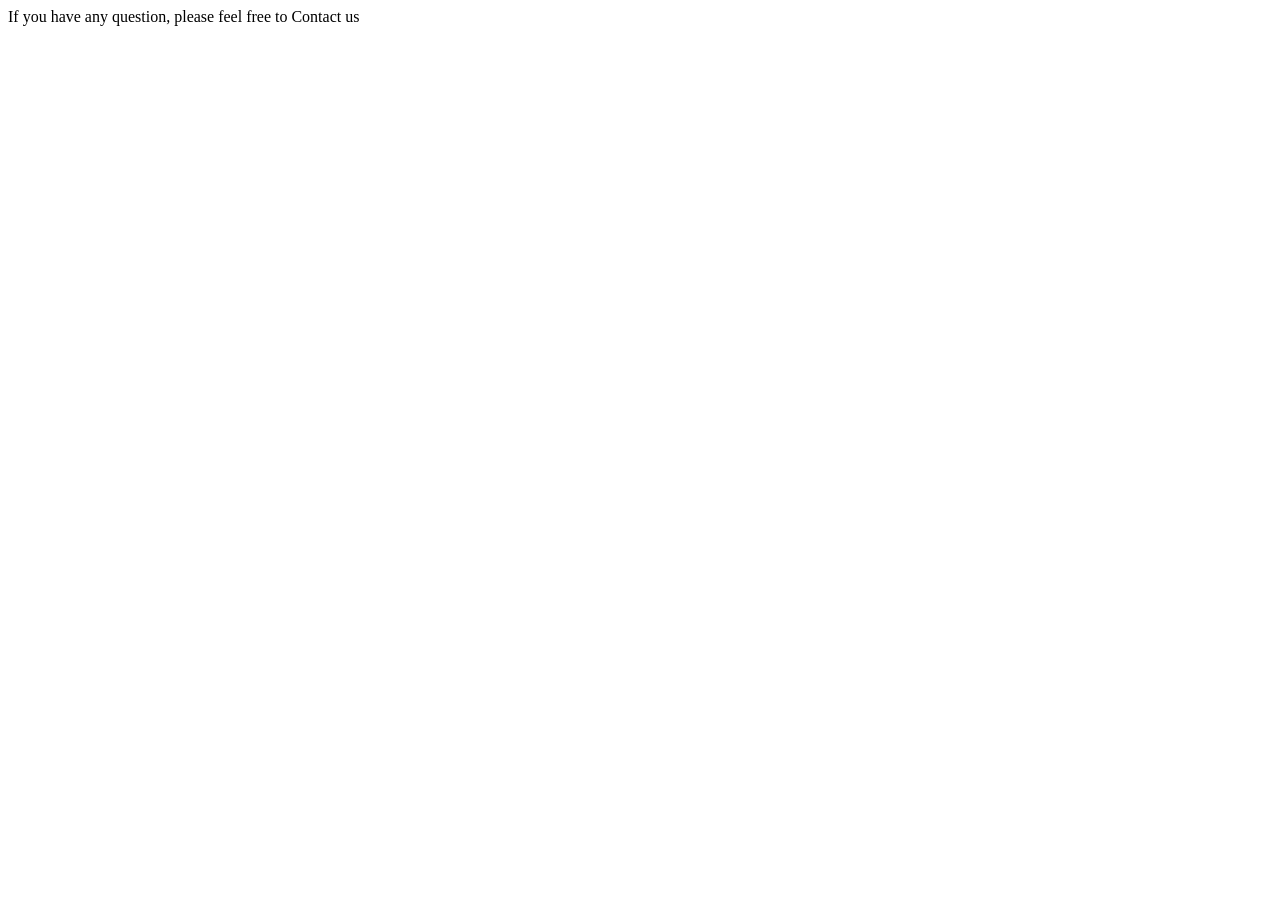
<file: contactUs/cont.html>
<!DOCTYPE html>
<html lang="en">
<head>
    <meta charset="UTF-8">
    <meta name="viewport" content="width=device-width, initial-scale=1.0">
    <title>Contact</title>
</head>
<body>
    If you have any question, please feel free to Contact us
</body>
</html>
</file>
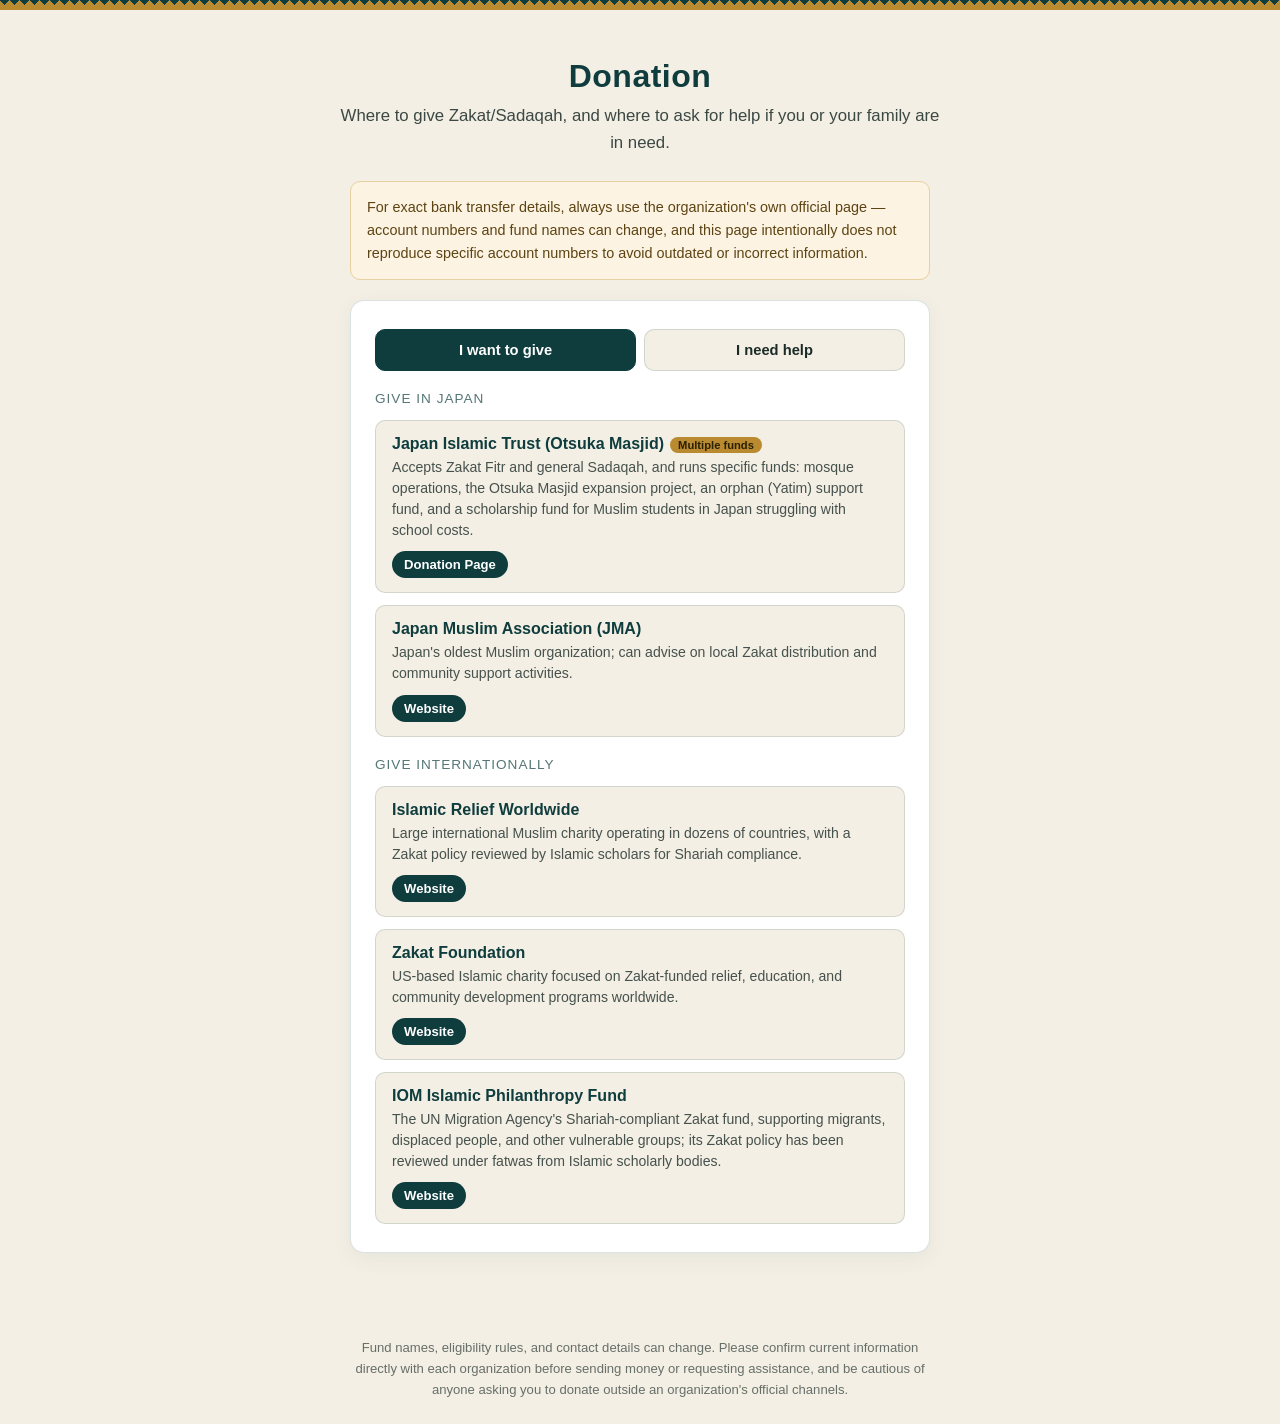
<file: Donation/donation.html>
<!DOCTYPE html>
<html lang="en">

<head>
    <meta charset="UTF-8">
    <meta name="viewport" content="width=device-width, initial-scale=1.0">
    <title>Donation - Japan</title>
    <style>
        :root {
            --ink: #1b2b28;
            --paper: #f4efe4;
            --deep-green: #0f3d3e;
            --gold: #b98a2f;
            --line: rgba(15, 61, 62, 0.15);
            --card: #ffffff;
        }

        * {
            box-sizing: border-box;
        }

        body {
            margin: 0;
            font-family: 'Noto Sans', 'Segoe UI', sans-serif;
            background: var(--paper);
            color: var(--ink);
            min-height: 100vh;
            display: flex;
            flex-direction: column;
            align-items: center;
        }

        .pattern {
            width: 100%;
            height: 10px;
            background:
                linear-gradient(135deg, var(--deep-green) 25%, transparent 25%) -5px 0,
                linear-gradient(225deg, var(--deep-green) 25%, transparent 25%) -5px 0;
            background-size: 10px 10px;
            background-color: var(--gold);
        }

        header {
            text-align: center;
            padding: 48px 20px 24px;
            max-width: 640px;
        }

        header h1 {
            font-size: 2rem;
            margin: 0 0 8px;
            color: var(--deep-green);
            letter-spacing: 0.5px;
        }

        header p {
            margin: 0;
            font-size: 1.05rem;
            opacity: 0.85;
            line-height: 1.6;
        }

        main {
            width: 100%;
            max-width: 620px;
            padding: 0 20px 60px;
            display: flex;
            flex-direction: column;
            gap: 20px;
        }

        .card {
            background: var(--card);
            border: 1px solid var(--line);
            border-radius: 14px;
            padding: 28px 24px;
            box-shadow: 0 6px 20px rgba(15, 61, 62, 0.06);
        }

        .notice {
            background: #fdf3e2;
            border: 1px solid #e6cfa0;
            color: #5c4413;
            border-radius: 10px;
            padding: 14px 16px;
            font-size: 0.9rem;
            line-height: 1.6;
        }

        .tabs {
            display: flex;
            gap: 8px;
            margin-bottom: 20px;
        }

        .tab {
            flex: 1;
            padding: 12px;
            text-align: center;
            border-radius: 10px;
            border: 1px solid var(--line);
            background: var(--paper);
            font-weight: 600;
            font-size: 0.92rem;
            cursor: pointer;
            color: var(--ink);
        }

        .tab.active {
            background: var(--deep-green);
            color: #fff;
            border-color: var(--deep-green);
        }

        .panel {
            display: none;
        }

        .panel.active {
            display: block;
        }

        .section-title {
            font-size: 0.85rem;
            text-transform: uppercase;
            letter-spacing: 1px;
            color: var(--deep-green);
            opacity: 0.7;
            margin: 20px 0 14px;
            text-align: left;
        }

        .section-title:first-child {
            margin-top: 0;
        }

        .org-list {
            display: flex;
            flex-direction: column;
            gap: 12px;
        }

        .org-item {
            border: 1px solid var(--line);
            border-radius: 10px;
            padding: 14px 16px;
            background: var(--paper);
        }

        .org-item .org-name {
            font-weight: 700;
            font-size: 1rem;
            color: var(--deep-green);
            margin: 0 0 4px;
        }

        .org-item .org-desc {
            font-size: 0.88rem;
            opacity: 0.8;
            line-height: 1.5;
            margin: 0 0 10px;
        }

        .org-item .org-links {
            display: flex;
            flex-wrap: wrap;
            gap: 8px;
        }

        .org-item a.link-btn {
            display: inline-block;
            font-size: 0.82rem;
            font-weight: 600;
            padding: 6px 12px;
            border-radius: 999px;
            background: var(--deep-green);
            color: #fff;
            text-decoration: none;
        }

        .org-item a.link-btn:hover {
            background: #0c3132;
        }

        .org-item a.link-btn.secondary {
            background: transparent;
            color: var(--deep-green);
            border: 1px solid var(--deep-green);
        }

        .org-item .tag {
            font-size: 0.7rem;
            background: var(--gold);
            color: #2a2000;
            padding: 2px 8px;
            border-radius: 999px;
            margin-left: 6px;
            vertical-align: middle;
        }

        footer {
            padding: 24px 20px;
            font-size: 0.82rem;
            opacity: 0.65;
            text-align: center;
            line-height: 1.6;
            max-width: 620px;
        }
    </style>
</head>

<body>

    <div class="pattern"></div>

    <header>
        <h1>Donation</h1>
        <p>Where to give Zakat/Sadaqah, and where to ask for help if you or your family are in need.</p>
    </header>

    <main>
        <div class="notice">
            For exact bank transfer details, always use the organization's own official page — account numbers and fund
            names can change, and this page intentionally does not reproduce specific account numbers to avoid outdated
            or incorrect information.
        </div>

        <div class="card">
            <div class="tabs">
                <button class="tab active" data-tab="give">I want to give</button>
                <button class="tab" data-tab="receive">I need help</button>
            </div>

            <div class="panel active" id="panel-give">
                <p class="section-title">Give in Japan</p>
                <div class="org-list" id="giveJapanList"></div>

                <p class="section-title">Give internationally</p>
                <div class="org-list" id="giveGlobalList"></div>
            </div>

            <div class="panel" id="panel-receive">
                <p class="section-title">Request assistance in Japan</p>
                <div class="org-list" id="receiveList"></div>
            </div>
        </div>
    </main>

    <footer>
        Fund names, eligibility rules, and contact details can change. Please confirm current information directly with
        each organization before sending money or requesting assistance, and be cautious of anyone asking you to donate
        outside an organization's official channels.
    </footer>

    <script>
        function renderOrgList(containerId, items) {
            const el = document.getElementById(containerId);
            el.innerHTML = '';
            items.forEach(o => {
                const div = document.createElement('div');
                div.className = 'org-item';
                const linksHtml = o.links.map((l, i) =>
                    `<a class="link-btn${i > 0 ? ' secondary' : ''}" href="${l.url}" target="_blank" rel="noopener">${l.label}</a>`
                ).join('');
                div.innerHTML = `
        <p class="org-name">${o.name}${o.tag ? `<span class="tag">${o.tag}</span>` : ''}</p>
        <p class="org-desc">${o.desc}</p>
        <div class="org-links">${linksHtml}</div>
      `;
                el.appendChild(div);
            });
        }

        // Organizations in Japan where you can give Zakat / Sadaqah.
        const giveJapan = [
            {
                name: "Japan Islamic Trust (Otsuka Masjid)",
                desc: "Accepts Zakat Fitr and general Sadaqah, and runs specific funds: mosque operations, the Otsuka Masjid expansion project, an orphan (Yatim) support fund, and a scholarship fund for Muslim students in Japan struggling with school costs.",
                tag: "Multiple funds",
                links: [
                    { label: "Donation Page", url: "https://islam.or.jp/en/donation/" }
                ]
            },
            {
                name: "Japan Muslim Association (JMA)",
                desc: "Japan's oldest Muslim organization; can advise on local Zakat distribution and community support activities.",
                links: [
                    { label: "Website", url: "https://www.muslim.or.jp/" }
                ]
            }
        ];

        // International Islamic charities widely used for Zakat/Sadaqah.
        const giveGlobal = [
            {
                name: "Islamic Relief Worldwide",
                desc: "Large international Muslim charity operating in dozens of countries, with a Zakat policy reviewed by Islamic scholars for Shariah compliance.",
                links: [
                    { label: "Website", url: "https://islamic-relief.org/" }
                ]
            },
            {
                name: "Zakat Foundation",
                desc: "US-based Islamic charity focused on Zakat-funded relief, education, and community development programs worldwide.",
                links: [
                    { label: "Website", url: "https://www.zakat.org/" }
                ]
            },
            {
                name: "IOM Islamic Philanthropy Fund",
                desc: "The UN Migration Agency's Shariah-compliant Zakat fund, supporting migrants, displaced people, and other vulnerable groups; its Zakat policy has been reviewed under fatwas from Islamic scholarly bodies.",
                links: [
                    { label: "Website", url: "https://zakat.iom.int/" }
                ]
            }
        ];

        // Where someone in Japan can turn to if they need financial or material help.
        const receive = [
            {
                name: "Japan Islamic Trust (Otsuka Masjid)",
                desc: "Distributes entrusted Zakat to people who qualify under Islamic guidelines. Also runs a Yatim (orphan) support fund for orphans and families in Japan, and a scholarship fund for Muslim students facing school costs. Contact the masjid directly to ask about eligibility and how to apply.",
                links: [
                    { label: "Contact / Info Page", url: "https://islam.or.jp/en/" }
                ]
            },
            {
                name: "Japan Muslim Association (JMA)",
                desc: "Can advise on where to seek community support or Zakat assistance if you are new to Japan or unsure who to contact locally.",
                links: [
                    { label: "Website", url: "https://www.muslim.or.jp/" }
                ]
            },
            {
                name: "Your local mosque",
                desc: "Most mosques in Japan can connect families in need with local Zakat committees or community members willing to help, even if they don't run a formal fund themselves.",
                links: []
            }
        ];

        renderOrgList('giveJapanList', giveJapan);
        renderOrgList('giveGlobalList', giveGlobal);
        renderOrgList('receiveList', receive);

        // Tab switching
        document.querySelectorAll('.tab').forEach(tab => {
            tab.addEventListener('click', () => {
                document.querySelectorAll('.tab').forEach(t => t.classList.remove('active'));
                document.querySelectorAll('.panel').forEach(p => p.classList.remove('active'));
                tab.classList.add('active');
                document.getElementById('panel-' + tab.dataset.tab).classList.add('active');
            });
        });
    </script>

</body>

</html>
</file>
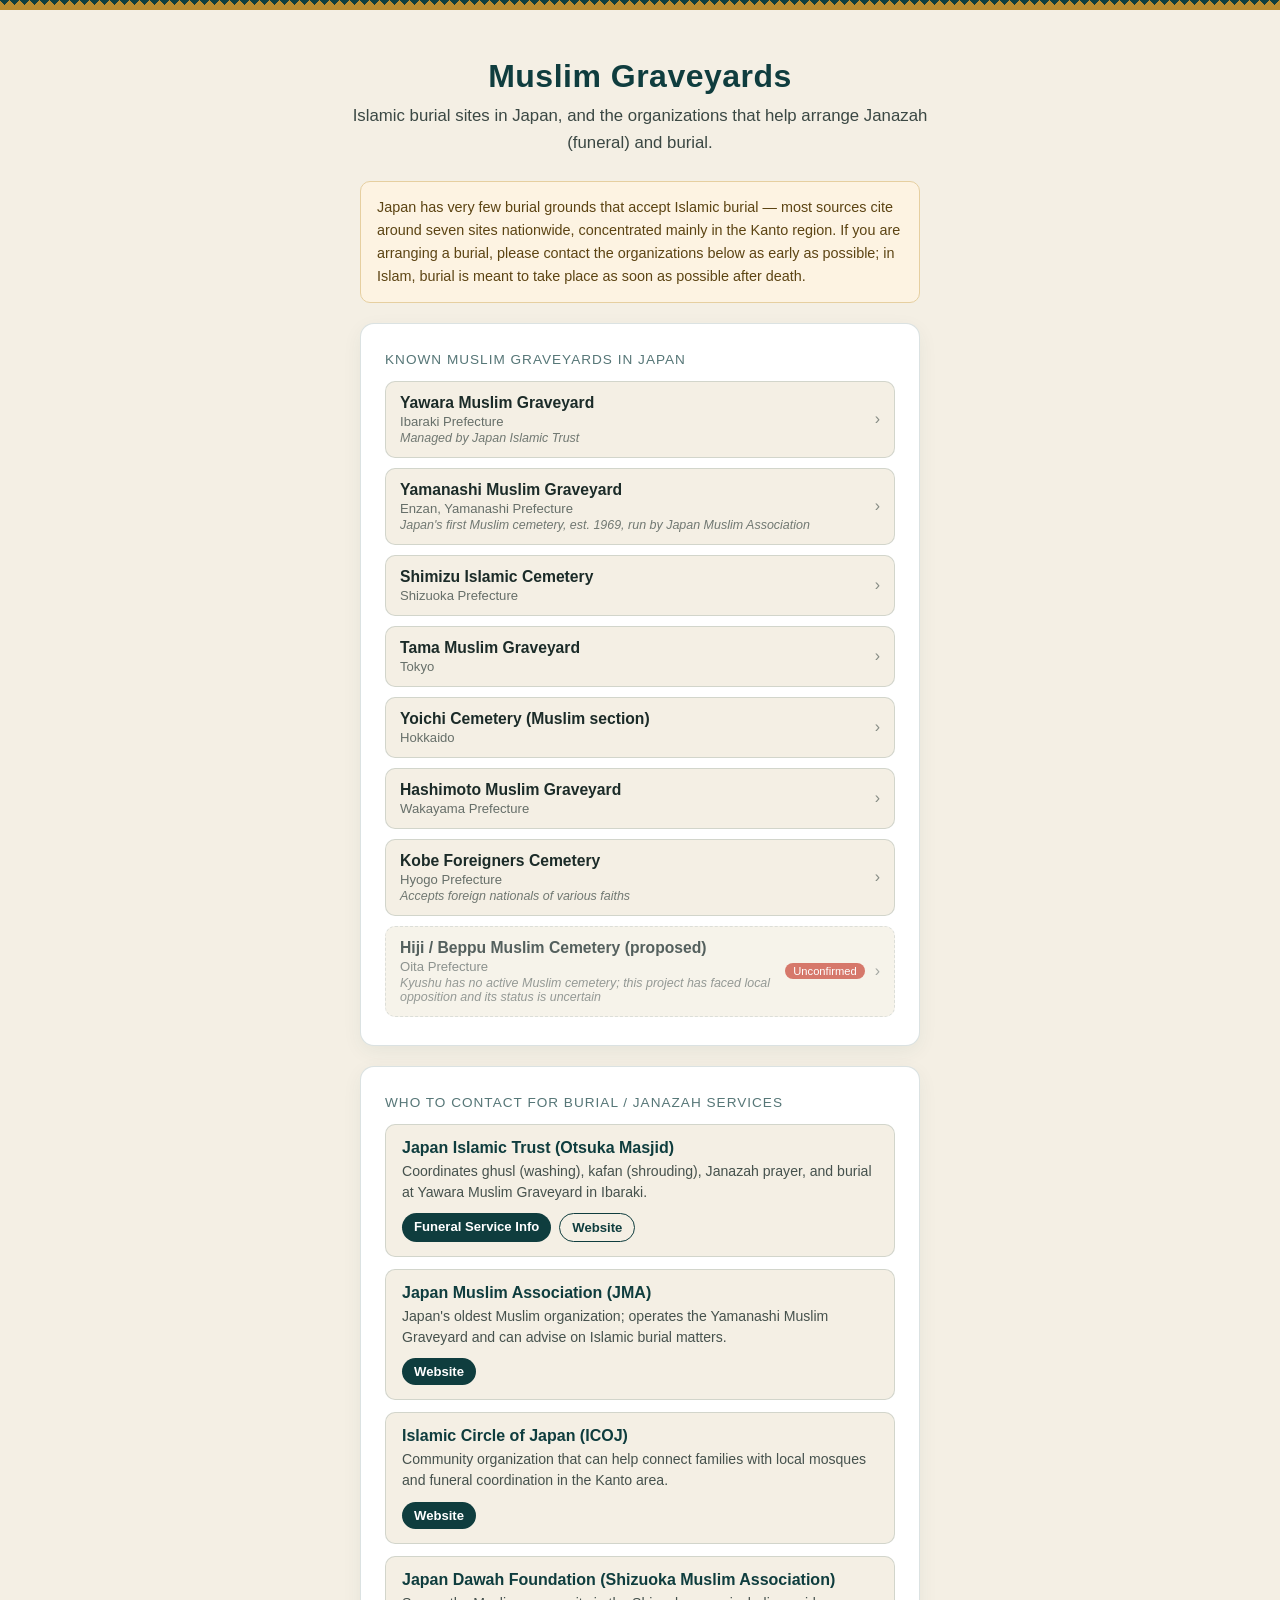
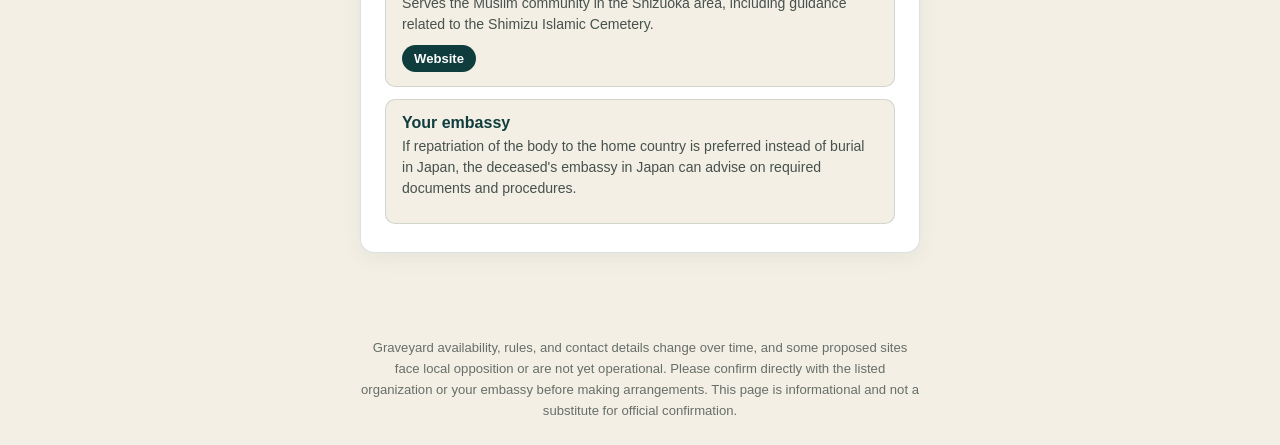
<file: graveyard/grav.html>
<!DOCTYPE html>
<html lang="en">

<head>
    <meta charset="UTF-8">
    <meta name="viewport" content="width=device-width, initial-scale=1.0">
    <title>Muslim Graveyards - Japan</title>
    <style>
        :root {
            --ink: #1b2b28;
            --paper: #f4efe4;
            --deep-green: #0f3d3e;
            --gold: #b98a2f;
            --line: rgba(15, 61, 62, 0.15);
            --card: #ffffff;
        }

        * {
            box-sizing: border-box;
        }

        body {
            margin: 0;
            font-family: 'Noto Sans', 'Segoe UI', sans-serif;
            background: var(--paper);
            color: var(--ink);
            min-height: 100vh;
            display: flex;
            flex-direction: column;
            align-items: center;
        }

        .pattern {
            width: 100%;
            height: 10px;
            background:
                linear-gradient(135deg, var(--deep-green) 25%, transparent 25%) -5px 0,
                linear-gradient(225deg, var(--deep-green) 25%, transparent 25%) -5px 0;
            background-size: 10px 10px;
            background-color: var(--gold);
        }

        header {
            text-align: center;
            padding: 48px 20px 24px;
            max-width: 640px;
        }

        header h1 {
            font-size: 2rem;
            margin: 0 0 8px;
            color: var(--deep-green);
            letter-spacing: 0.5px;
        }

        header p {
            margin: 0;
            font-size: 1.05rem;
            opacity: 0.85;
            line-height: 1.6;
        }

        main {
            width: 100%;
            max-width: 600px;
            padding: 0 20px 60px;
            display: flex;
            flex-direction: column;
            gap: 20px;
        }

        .card {
            background: var(--card);
            border: 1px solid var(--line);
            border-radius: 14px;
            padding: 28px 24px;
            box-shadow: 0 6px 20px rgba(15, 61, 62, 0.06);
        }

        .card.center {
            text-align: center;
        }

        .notice {
            background: #fdf3e2;
            border: 1px solid #e6cfa0;
            color: #5c4413;
            border-radius: 10px;
            padding: 14px 16px;
            font-size: 0.9rem;
            line-height: 1.6;
        }

        .section-title {
            font-size: 0.85rem;
            text-transform: uppercase;
            letter-spacing: 1px;
            color: var(--deep-green);
            opacity: 0.7;
            margin: 0 0 14px;
            text-align: left;
        }

        .place-list {
            display: flex;
            flex-direction: column;
            gap: 10px;
            text-align: left;
        }

        .place-item {
            display: flex;
            justify-content: space-between;
            align-items: center;
            padding: 12px 14px;
            border: 1px solid var(--line);
            border-radius: 10px;
            background: var(--paper);
            text-decoration: none;
            color: var(--ink);
            transition: background .15s ease, transform .15s ease;
        }

        .place-item:hover {
            background: #ece5d3;
            transform: translateX(2px);
        }

        .place-item .name {
            font-weight: 600;
            font-size: 0.98rem;
        }

        .place-item .region {
            font-size: 0.82rem;
            opacity: 0.65;
            display: block;
            margin-top: 2px;
        }

        .place-item .note {
            font-size: 0.78rem;
            opacity: 0.6;
            display: block;
            margin-top: 2px;
            font-style: italic;
        }

        .place-item .arrow {
            opacity: 0.5;
            flex-shrink: 0;
            margin-left: 10px;
        }

        .place-item.disputed {
            opacity: 0.75;
            border-style: dashed;
        }

        .place-item .status-tag {
            font-size: 0.7rem;
            background: #c94b3a;
            color: #fff;
            padding: 2px 8px;
            border-radius: 999px;
            margin-left: 6px;
            white-space: nowrap;
        }

        .org-list {
            display: flex;
            flex-direction: column;
            gap: 12px;
        }

        .org-item {
            border: 1px solid var(--line);
            border-radius: 10px;
            padding: 14px 16px;
            background: var(--paper);
        }

        .org-item .org-name {
            font-weight: 700;
            font-size: 1rem;
            color: var(--deep-green);
            margin: 0 0 4px;
        }

        .org-item .org-desc {
            font-size: 0.88rem;
            opacity: 0.8;
            line-height: 1.5;
            margin: 0 0 10px;
        }

        .org-item .org-links {
            display: flex;
            flex-wrap: wrap;
            gap: 8px;
        }

        .org-item a.link-btn {
            display: inline-block;
            font-size: 0.82rem;
            font-weight: 600;
            padding: 6px 12px;
            border-radius: 999px;
            background: var(--deep-green);
            color: #fff;
            text-decoration: none;
        }

        .org-item a.link-btn:hover {
            background: #0c3132;
        }

        .org-item a.link-btn.secondary {
            background: transparent;
            color: var(--deep-green);
            border: 1px solid var(--deep-green);
        }

        footer {
            padding: 24px 20px;
            font-size: 0.82rem;
            opacity: 0.65;
            text-align: center;
            line-height: 1.6;
            max-width: 600px;
        }

        @media (prefers-reduced-motion: reduce) {
            .place-item {
                transition: none;
            }
        }
    </style>
</head>

<body>

    <div class="pattern"></div>

    <header>
        <h1>Muslim Graveyards</h1>
        <p>Islamic burial sites in Japan, and the organizations that help arrange Janazah (funeral) and burial.</p>
    </header>

    <main>
        <div class="notice">
            Japan has very few burial grounds that accept Islamic burial — most sources cite around seven sites
            nationwide, concentrated mainly in the Kanto region. If you are arranging a burial, please contact the
            organizations below as early as possible; in Islam, burial is meant to take place as soon as possible after
            death.
        </div>

        <div class="card">
            <p class="section-title">Known Muslim graveyards in Japan</p>
            <div class="place-list" id="placeList"></div>
        </div>

        <div class="card">
            <p class="section-title">Who to contact for burial / Janazah services</p>
            <div class="org-list" id="orgList"></div>
        </div>
    </main>

    <footer>
        Graveyard availability, rules, and contact details change over time, and some proposed sites face local
        opposition or are not yet operational. Please confirm directly with the listed organization or your embassy
        before making arrangements. This page is informational and not a substitute for official confirmation.
    </footer>

    <script>
        const placeListEl = document.getElementById('placeList');
        const orgListEl = document.getElementById('orgList');

        // Known burial sites that accept Islamic burial in Japan.
        // "operational" sites are active and in use; "disputed" means the
        // project has faced local opposition or is not yet confirmed operating.
        const graveyards = [
            { name: "Yawara Muslim Graveyard", region: "Ibaraki Prefecture", note: "Managed by Japan Islamic Trust", status: "operational" },
            { name: "Yamanashi Muslim Graveyard", region: "Enzan, Yamanashi Prefecture", note: "Japan's first Muslim cemetery, est. 1969, run by Japan Muslim Association", status: "operational" },
            { name: "Shimizu Islamic Cemetery", region: "Shizuoka Prefecture", note: "", status: "operational" },
            { name: "Tama Muslim Graveyard", region: "Tokyo", note: "", status: "operational" },
            { name: "Yoichi Cemetery (Muslim section)", region: "Hokkaido", note: "", status: "operational" },
            { name: "Hashimoto Muslim Graveyard", region: "Wakayama Prefecture", note: "", status: "operational" },
            { name: "Kobe Foreigners Cemetery", region: "Hyogo Prefecture", note: "Accepts foreign nationals of various faiths", status: "operational" },
            { name: "Hiji / Beppu Muslim Cemetery (proposed)", region: "Oita Prefecture", note: "Kyushu has no active Muslim cemetery; this project has faced local opposition and its status is uncertain", status: "disputed" }
        ];

        function mapsSearchUrl(query) {
            return 'https://www.google.com/maps/search/' + encodeURIComponent(query);
        }

        function renderGraveyards() {
            placeListEl.innerHTML = '';
            graveyards.forEach(g => {
                const a = document.createElement('a');
                a.className = 'place-item' + (g.status === 'disputed' ? ' disputed' : '');
                a.href = mapsSearchUrl(g.name + ' ' + g.region);
                a.target = '_blank';
                a.rel = 'noopener';
                a.innerHTML = `
        <span>
          <span class="name">${g.name}</span>
          <span class="region">${g.region}</span>
          ${g.note ? `<span class="note">${g.note}</span>` : ''}
        </span>
        <span style="display:flex;align-items:center;">
          ${g.status === 'disputed' ? '<span class="status-tag">Unconfirmed</span>' : ''}
          <span class="arrow">&#8250;</span>
        </span>
      `;
                placeListEl.appendChild(a);
            });
        }
        renderGraveyards();

        // Organizations in Japan that coordinate Islamic funerals and burials.
        const organizations = [
            {
                name: "Japan Islamic Trust (Otsuka Masjid)",
                desc: "Coordinates ghusl (washing), kafan (shrouding), Janazah prayer, and burial at Yawara Muslim Graveyard in Ibaraki.",
                links: [
                    { label: "Funeral Service Info", url: "https://islam.or.jp/en/services/janazza-funeral-ceremony/" },
                    { label: "Website", url: "https://islam.or.jp/en/" }
                ]
            },
            {
                name: "Japan Muslim Association (JMA)",
                desc: "Japan's oldest Muslim organization; operates the Yamanashi Muslim Graveyard and can advise on Islamic burial matters.",
                links: [
                    { label: "Website", url: "https://www.muslim.or.jp/" }
                ]
            },
            {
                name: "Islamic Circle of Japan (ICOJ)",
                desc: "Community organization that can help connect families with local mosques and funeral coordination in the Kanto area.",
                links: [
                    { label: "Website", url: "https://islaminjapan.org/" }
                ]
            },
            {
                name: "Japan Dawah Foundation (Shizuoka Muslim Association)",
                desc: "Serves the Muslim community in the Shizuoka area, including guidance related to the Shimizu Islamic Cemetery.",
                links: [
                    { label: "Website", url: "https://muslimjapan.com/" }
                ]
            },
            {
                name: "Your embassy",
                desc: "If repatriation of the body to the home country is preferred instead of burial in Japan, the deceased's embassy in Japan can advise on required documents and procedures.",
                links: []
            }
        ];

        function renderOrgs() {
            orgListEl.innerHTML = '';
            organizations.forEach(o => {
                const div = document.createElement('div');
                div.className = 'org-item';
                const linksHtml = o.links.map((l, i) =>
                    `<a class="link-btn${i > 0 ? ' secondary' : ''}" href="${l.url}" target="_blank" rel="noopener">${l.label}</a>`
                ).join('');
                div.innerHTML = `
        <p class="org-name">${o.name}</p>
        <p class="org-desc">${o.desc}</p>
        <div class="org-links">${linksHtml}</div>
      `;
                orgListEl.appendChild(div);
            });
        }
        renderOrgs();
    </script>

</body>

</html>
</file>
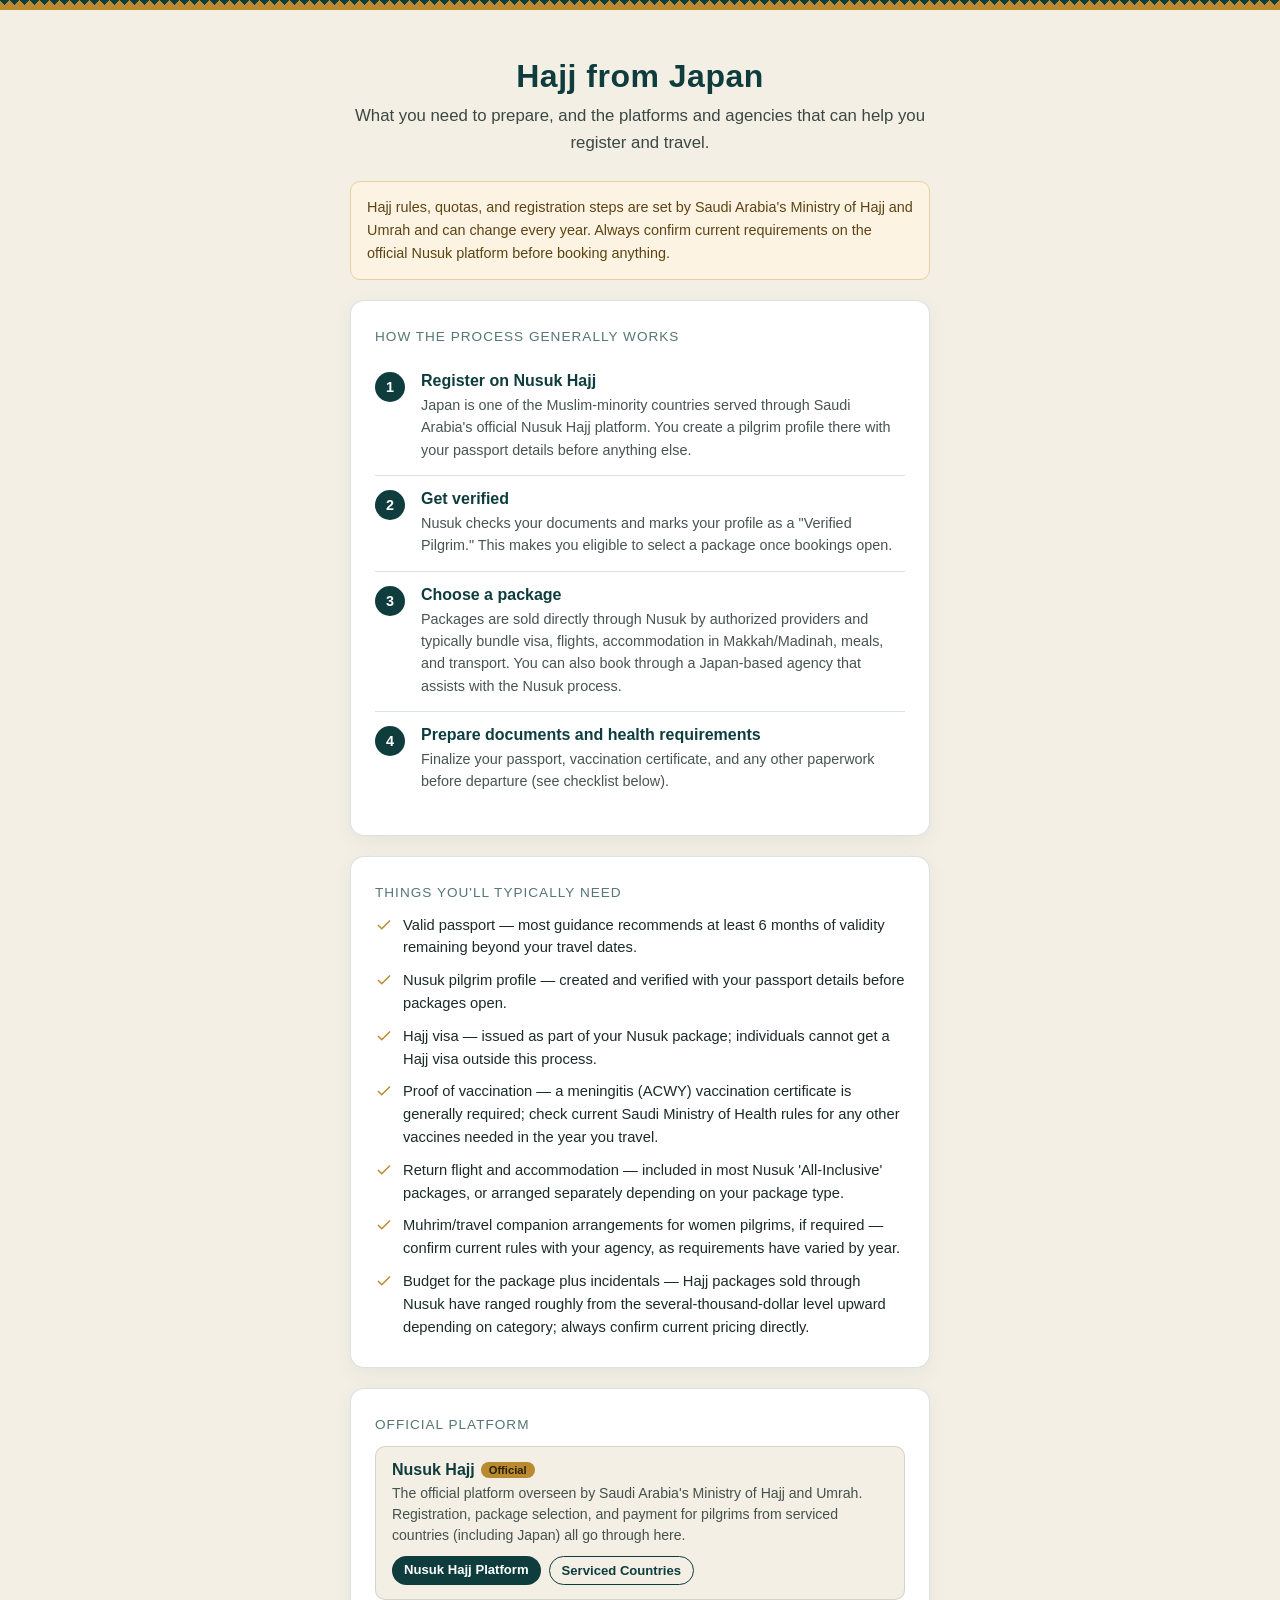
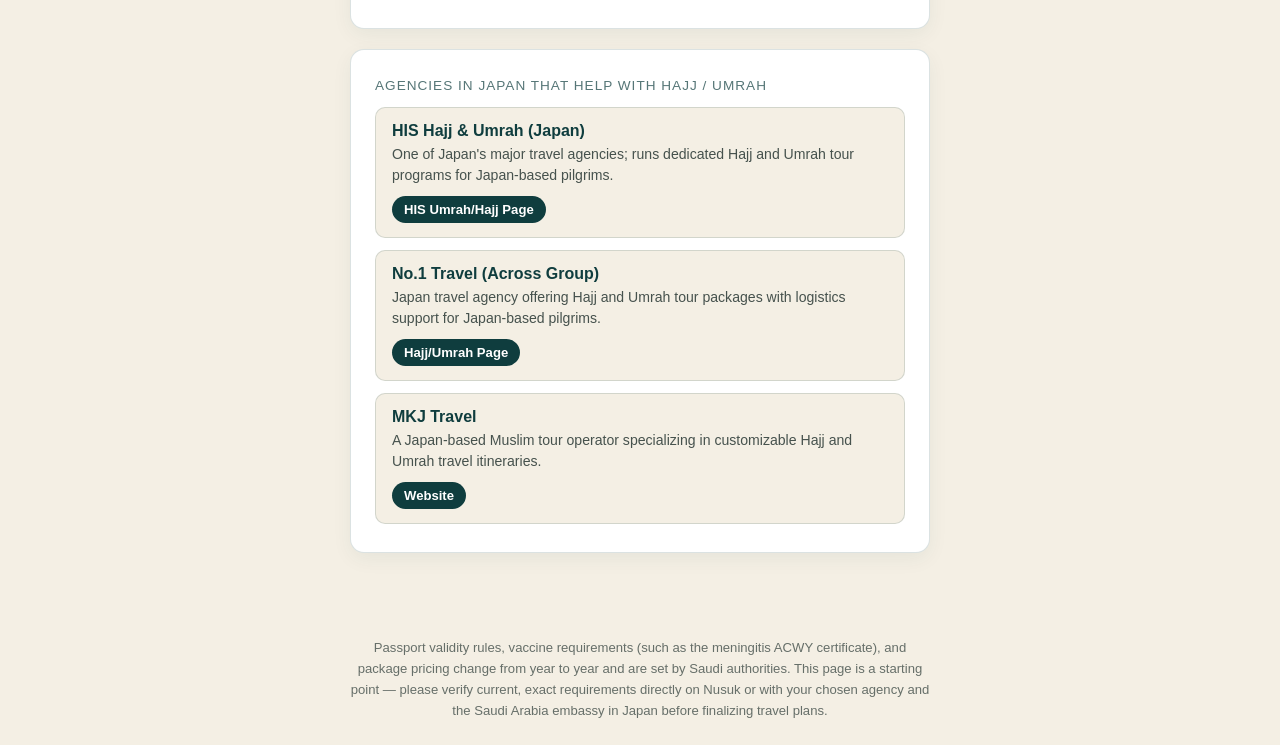
<file: Hajj/hajj.html>
<!DOCTYPE html>
<html lang="en">

<head>
    <meta charset="UTF-8">
    <meta name="viewport" content="width=device-width, initial-scale=1.0">
    <title>Hajj from Japan</title>
    <style>
        :root {
            --ink: #1b2b28;
            --paper: #f4efe4;
            --deep-green: #0f3d3e;
            --gold: #b98a2f;
            --line: rgba(15, 61, 62, 0.15);
            --card: #ffffff;
        }

        * {
            box-sizing: border-box;
        }

        body {
            margin: 0;
            font-family: 'Noto Sans', 'Segoe UI', sans-serif;
            background: var(--paper);
            color: var(--ink);
            min-height: 100vh;
            display: flex;
            flex-direction: column;
            align-items: center;
        }

        .pattern {
            width: 100%;
            height: 10px;
            background:
                linear-gradient(135deg, var(--deep-green) 25%, transparent 25%) -5px 0,
                linear-gradient(225deg, var(--deep-green) 25%, transparent 25%) -5px 0;
            background-size: 10px 10px;
            background-color: var(--gold);
        }

        header {
            text-align: center;
            padding: 48px 20px 24px;
            max-width: 640px;
        }

        header h1 {
            font-size: 2rem;
            margin: 0 0 8px;
            color: var(--deep-green);
            letter-spacing: 0.5px;
        }

        header p {
            margin: 0;
            font-size: 1.05rem;
            opacity: 0.85;
            line-height: 1.6;
        }

        main {
            width: 100%;
            max-width: 620px;
            padding: 0 20px 60px;
            display: flex;
            flex-direction: column;
            gap: 20px;
        }

        .card {
            background: var(--card);
            border: 1px solid var(--line);
            border-radius: 14px;
            padding: 28px 24px;
            box-shadow: 0 6px 20px rgba(15, 61, 62, 0.06);
        }

        .notice {
            background: #fdf3e2;
            border: 1px solid #e6cfa0;
            color: #5c4413;
            border-radius: 10px;
            padding: 14px 16px;
            font-size: 0.9rem;
            line-height: 1.6;
        }

        .section-title {
            font-size: 0.85rem;
            text-transform: uppercase;
            letter-spacing: 1px;
            color: var(--deep-green);
            opacity: 0.7;
            margin: 0 0 14px;
            text-align: left;
        }

        /* Step list */
        .steps {
            display: flex;
            flex-direction: column;
            gap: 0;
        }

        .step {
            display: flex;
            gap: 16px;
            padding: 14px 0;
            border-bottom: 1px solid var(--line);
        }

        .step:last-child {
            border-bottom: none;
        }

        .step-num {
            flex-shrink: 0;
            width: 30px;
            height: 30px;
            border-radius: 50%;
            background: var(--deep-green);
            color: #fff;
            display: flex;
            align-items: center;
            justify-content: center;
            font-weight: 700;
            font-size: 0.9rem;
        }

        .step-body h3 {
            margin: 0 0 4px;
            font-size: 1rem;
            color: var(--deep-green);
        }

        .step-body p {
            margin: 0;
            font-size: 0.9rem;
            opacity: 0.8;
            line-height: 1.55;
        }

        /* Checklist */
        .checklist {
            list-style: none;
            margin: 0;
            padding: 0;
            display: flex;
            flex-direction: column;
            gap: 10px;
        }

        .checklist li {
            display: flex;
            gap: 10px;
            align-items: flex-start;
            font-size: 0.92rem;
            line-height: 1.55;
        }

        .checklist li svg {
            flex-shrink: 0;
            width: 18px;
            height: 18px;
            margin-top: 2px;
            color: var(--gold);
        }

        /* Org / link cards */
        .org-list {
            display: flex;
            flex-direction: column;
            gap: 12px;
        }

        .org-item {
            border: 1px solid var(--line);
            border-radius: 10px;
            padding: 14px 16px;
            background: var(--paper);
        }

        .org-item .org-name {
            font-weight: 700;
            font-size: 1rem;
            color: var(--deep-green);
            margin: 0 0 4px;
        }

        .org-item .org-desc {
            font-size: 0.88rem;
            opacity: 0.8;
            line-height: 1.5;
            margin: 0 0 10px;
        }

        .org-item .org-links {
            display: flex;
            flex-wrap: wrap;
            gap: 8px;
        }

        .org-item a.link-btn {
            display: inline-block;
            font-size: 0.82rem;
            font-weight: 600;
            padding: 6px 12px;
            border-radius: 999px;
            background: var(--deep-green);
            color: #fff;
            text-decoration: none;
        }

        .org-item a.link-btn:hover {
            background: #0c3132;
        }

        .org-item a.link-btn.secondary {
            background: transparent;
            color: var(--deep-green);
            border: 1px solid var(--deep-green);
        }

        .org-item .official-tag {
            font-size: 0.7rem;
            background: var(--gold);
            color: #2a2000;
            padding: 2px 8px;
            border-radius: 999px;
            margin-left: 6px;
            vertical-align: middle;
        }

        footer {
            padding: 24px 20px;
            font-size: 0.82rem;
            opacity: 0.65;
            text-align: center;
            line-height: 1.6;
            max-width: 620px;
        }
    </style>
</head>

<body>

    <div class="pattern"></div>

    <header>
        <h1>Hajj from Japan</h1>
        <p>What you need to prepare, and the platforms and agencies that can help you register and travel.</p>
    </header>

    <main>
        <div class="notice">
            Hajj rules, quotas, and registration steps are set by Saudi Arabia's Ministry of Hajj and Umrah and can
            change every year. Always confirm current requirements on the official Nusuk platform before booking
            anything.
        </div>

        <div class="card">
            <p class="section-title">How the process generally works</p>
            <div class="steps">
                <div class="step">
                    <div class="step-num">1</div>
                    <div class="step-body">
                        <h3>Register on Nusuk Hajj</h3>
                        <p>Japan is one of the Muslim-minority countries served through Saudi Arabia's official Nusuk
                            Hajj platform. You create a pilgrim profile there with your passport details before anything
                            else.</p>
                    </div>
                </div>
                <div class="step">
                    <div class="step-num">2</div>
                    <div class="step-body">
                        <h3>Get verified</h3>
                        <p>Nusuk checks your documents and marks your profile as a "Verified Pilgrim." This makes you
                            eligible to select a package once bookings open.</p>
                    </div>
                </div>
                <div class="step">
                    <div class="step-num">3</div>
                    <div class="step-body">
                        <h3>Choose a package</h3>
                        <p>Packages are sold directly through Nusuk by authorized providers and typically bundle visa,
                            flights, accommodation in Makkah/Madinah, meals, and transport. You can also book through a
                            Japan-based agency that assists with the Nusuk process.</p>
                    </div>
                </div>
                <div class="step">
                    <div class="step-num">4</div>
                    <div class="step-body">
                        <h3>Prepare documents and health requirements</h3>
                        <p>Finalize your passport, vaccination certificate, and any other paperwork before departure
                            (see checklist below).</p>
                    </div>
                </div>
            </div>
        </div>

        <div class="card">
            <p class="section-title">Things you'll typically need</p>
            <ul class="checklist" id="checklist"></ul>
        </div>

        <div class="card">
            <p class="section-title">Official platform</p>
            <div class="org-list" id="officialList"></div>
        </div>

        <div class="card">
            <p class="section-title">Agencies in Japan that help with Hajj / Umrah</p>
            <div class="org-list" id="agencyList"></div>
        </div>
    </main>

    <footer>
        Passport validity rules, vaccine requirements (such as the meningitis ACWY certificate), and package pricing
        change from year to year and are set by Saudi authorities. This page is a starting point — please verify
        current, exact requirements directly on Nusuk or with your chosen agency and the Saudi Arabia embassy in Japan
        before finalizing travel plans.
    </footer>

    <script>
        const checkIcon = `<svg viewBox="0 0 24 24" fill="none" stroke="currentColor" stroke-width="2"><path d="M20 6L9 17l-5-5"/></svg>`;

        const checklistItems = [
            "Valid passport — most guidance recommends at least 6 months of validity remaining beyond your travel dates.",
            "Nusuk pilgrim profile — created and verified with your passport details before packages open.",
            "Hajj visa — issued as part of your Nusuk package; individuals cannot get a Hajj visa outside this process.",
            "Proof of vaccination — a meningitis (ACWY) vaccination certificate is generally required; check current Saudi Ministry of Health rules for any other vaccines needed in the year you travel.",
            "Return flight and accommodation — included in most Nusuk 'All-Inclusive' packages, or arranged separately depending on your package type.",
            "Muhrim/travel companion arrangements for women pilgrims, if required — confirm current rules with your agency, as requirements have varied by year.",
            "Budget for the package plus incidentals — Hajj packages sold through Nusuk have ranged roughly from the several-thousand-dollar level upward depending on category; always confirm current pricing directly."
        ];

        const checklistEl = document.getElementById('checklist');
        checklistItems.forEach(text => {
            const li = document.createElement('li');
            li.innerHTML = `${checkIcon}<span>${text}</span>`;
            checklistEl.appendChild(li);
        });

        const officialPlatforms = [
            {
                name: "Nusuk Hajj",
                desc: "The official platform overseen by Saudi Arabia's Ministry of Hajj and Umrah. Registration, package selection, and payment for pilgrims from serviced countries (including Japan) all go through here.",
                official: true,
                links: [
                    { label: "Nusuk Hajj Platform", url: "https://hajj.nusuk.sa/" },
                    { label: "Serviced Countries", url: "https://hajj.nusuk.sa/ServicedCountries" }
                ]
            }
        ];

        const agencies = [
            {
                name: "HIS Hajj & Umrah (Japan)",
                desc: "One of Japan's major travel agencies; runs dedicated Hajj and Umrah tour programs for Japan-based pilgrims.",
                links: [
                    { label: "HIS Umrah/Hajj Page", url: "https://www.his-j.com/tyo/tour/umrah/index.html" }
                ]
            },
            {
                name: "No.1 Travel (Across Group)",
                desc: "Japan travel agency offering Hajj and Umrah tour packages with logistics support for Japan-based pilgrims.",
                links: [
                    { label: "Hajj/Umrah Page", url: "https://no1-travel.com/umrah_hajj/" }
                ]
            },
            {
                name: "MKJ Travel",
                desc: "A Japan-based Muslim tour operator specializing in customizable Hajj and Umrah travel itineraries.",
                links: [
                    { label: "Website", url: "https://mkjtravel.com/" }
                ]
            }
        ];

        function renderOrgList(containerId, items) {
            const el = document.getElementById(containerId);
            el.innerHTML = '';
            items.forEach(o => {
                const div = document.createElement('div');
                div.className = 'org-item';
                const linksHtml = o.links.map((l, i) =>
                    `<a class="link-btn${i > 0 ? ' secondary' : ''}" href="${l.url}" target="_blank" rel="noopener">${l.label}</a>`
                ).join('');
                div.innerHTML = `
        <p class="org-name">${o.name}${o.official ? '<span class="official-tag">Official</span>' : ''}</p>
        <p class="org-desc">${o.desc}</p>
        <div class="org-links">${linksHtml}</div>
      `;
                el.appendChild(div);
            });
        }

        renderOrgList('officialList', officialPlatforms);
        renderOrgList('agencyList', agencies);
    </script>

</body>

</html>
</file>
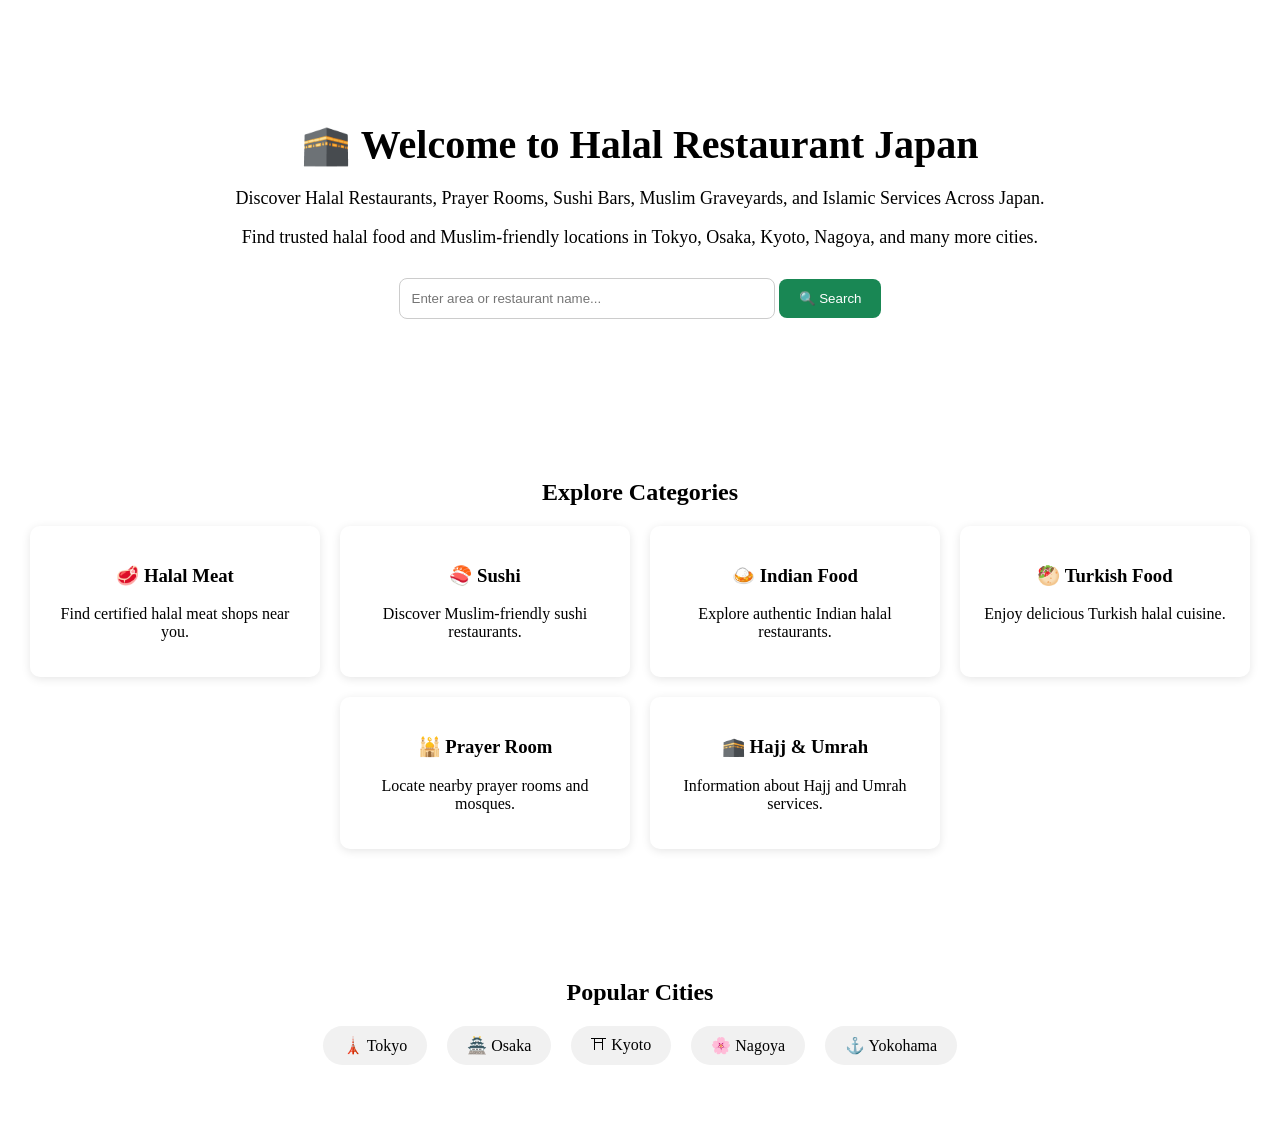
<file: Home1/Home.html>
<!DOCTYPE html>
<html lang="en">

<head>
    <meta charset="UTF-8">
    <meta name="viewport" content="width=device-width, initial-scale=1.0">
    <title>Home</title>
    <link rel="stylesheet" href="./css/style.css">
</head>

<body>

    <section class="home" id="home">

        <div class="home-content">
            <h1>🕋 Welcome to Halal Restaurant Japan</h1>

            <p>
                Discover Halal Restaurants, Prayer Rooms, Sushi Bars,
                Muslim Graveyards, and Islamic Services Across Japan.
            </p>

            <p>
                Find trusted halal food and Muslim-friendly locations in
                Tokyo, Osaka, Kyoto, Nagoya, and many more cities.
            </p>

            <div class="search-box">
                <input type="text" placeholder="Enter area or restaurant name...">
                <button>🔍 Search</button>
            </div>
        </div>

    </section>

    <section class="categories">

        <h2>Explore Categories</h2>

        <div class="category-container">

            <div class="card">
                <h3>🥩 Halal Meat</h3>
                <p>Find certified halal meat shops near you.</p>
            </div>

            <div class="card">
                <h3>🍣 Sushi</h3>
                <p>Discover Muslim-friendly sushi restaurants.</p>
            </div>

            <div class="card">
                <h3>🍛 Indian Food</h3>
                <p>Explore authentic Indian halal restaurants.</p>
            </div>

            <div class="card">
                <h3>🥙 Turkish Food</h3>
                <p>Enjoy delicious Turkish halal cuisine.</p>
            </div>

            <div class="card">
                <h3>🕌 Prayer Room</h3>
                <p>Locate nearby prayer rooms and mosques.</p>
            </div>

            <div class="card">
                <h3>🕋 Hajj & Umrah</h3>
                <p>Information about Hajj and Umrah services.</p>
            </div>

        </div>

    </section>

    <section class="cities">

        <h2>Popular Cities</h2>

        <div class="city-list">
            <span>🗼 Tokyo</span>
            <span>🏯 Osaka</span>
            <span>⛩ Kyoto</span>
            <span>🌸 Nagoya</span>
            <span>⚓ Yokohama</span>
        </div>

    </section>


</body>

</html>
</file>
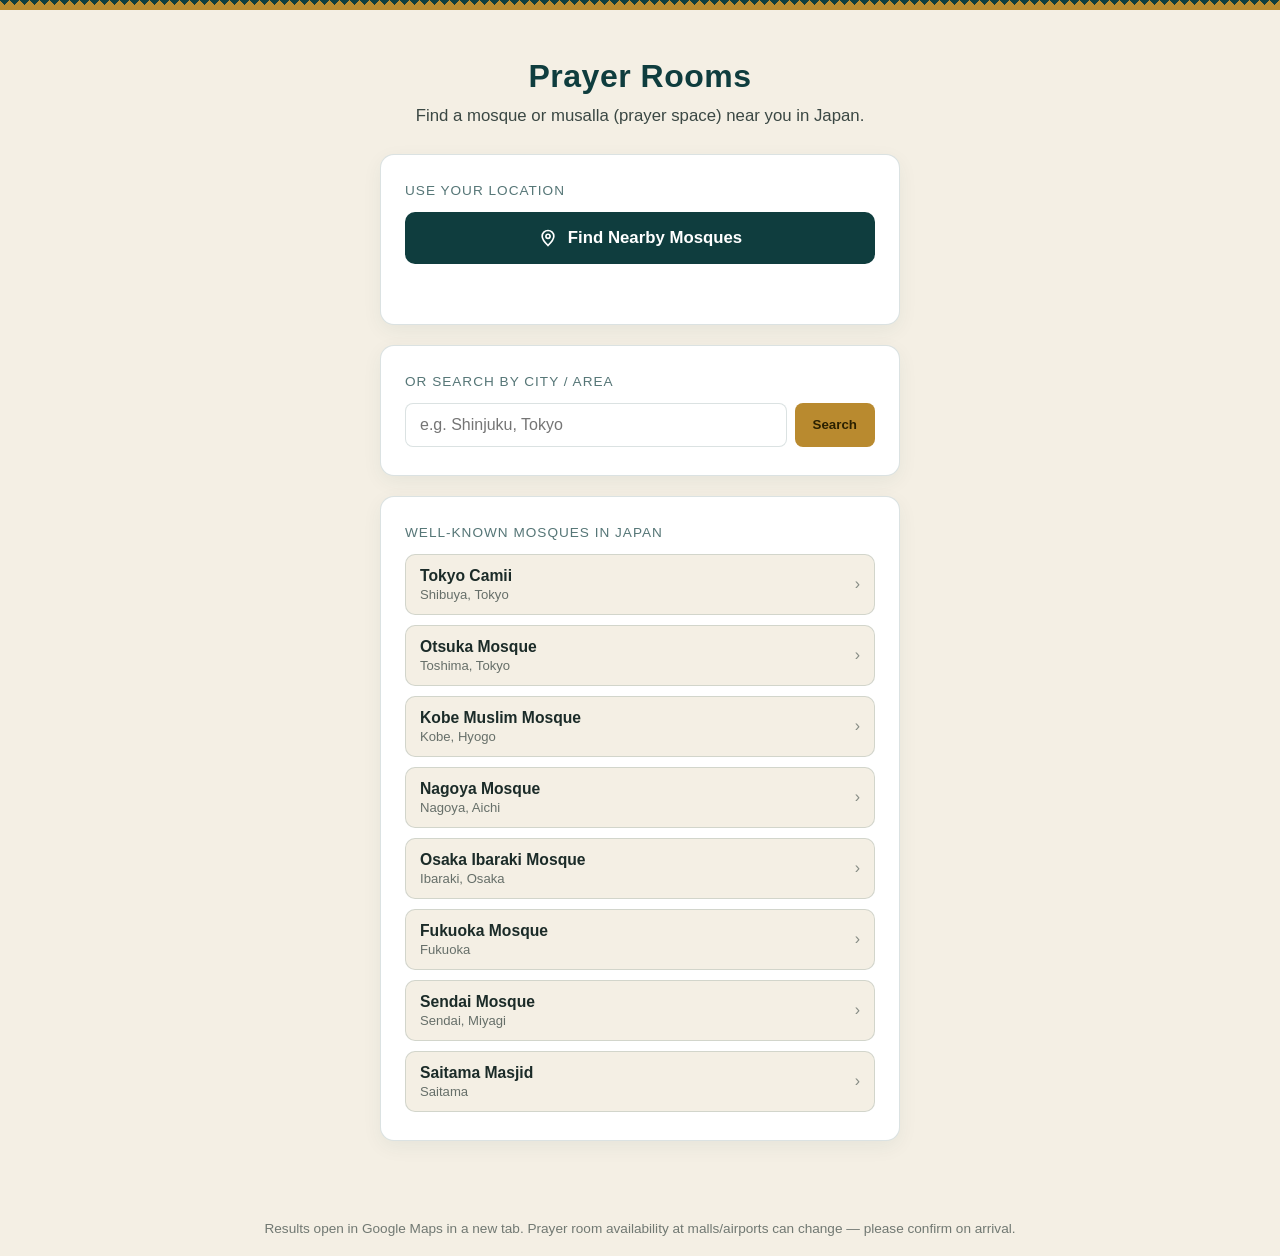
<file: prayerRoom/pray.html>
<!DOCTYPE html>
<html lang="en">
<head>
    <meta charset="UTF-8">
    <meta name="viewport" content="width=device-width, initial-scale=1.0">
    <title>Prayer Rooms</title>
</head>
<body>
    <!DOCTYPE html>
<html lang="en">
<head>
<meta charset="UTF-8">
<meta name="viewport" content="width=device-width, initial-scale=1.0">
<title>Prayer Rooms - Japan</title>
<style>
  :root{
    --ink:#1b2b28;
    --paper:#f4efe4;
    --deep-green:#0f3d3e;
    --gold:#b98a2f;
    --line: rgba(15,61,62,0.15);
    --card:#ffffff;
  }
  *{box-sizing:border-box;}
  body{
    margin:0;
    font-family: 'Noto Sans', 'Segoe UI', sans-serif;
    background:var(--paper);
    color:var(--ink);
    min-height:100vh;
    display:flex;
    flex-direction:column;
    align-items:center;
  }

  .pattern{
    width:100%;
    height:10px;
    background:
      linear-gradient(135deg, var(--deep-green) 25%, transparent 25%) -5px 0,
      linear-gradient(225deg, var(--deep-green) 25%, transparent 25%) -5px 0;
    background-size:10px 10px;
    background-color:var(--gold);
  }

  header{
    text-align:center;
    padding:48px 20px 24px;
    max-width:640px;
  }
  header h1{
    font-size:2rem;
    margin:0 0 8px;
    color:var(--deep-green);
    letter-spacing:0.5px;
  }
  header p{
    margin:0;
    font-size:1.05rem;
    opacity:0.85;
    line-height:1.6;
  }

  main{
    width:100%;
    max-width:560px;
    padding:0 20px 60px;
    display:flex;
    flex-direction:column;
    gap:20px;
  }

  .card{
    background:var(--card);
    border:1px solid var(--line);
    border-radius:14px;
    padding:28px 24px;
    text-align:center;
    box-shadow:0 6px 20px rgba(15,61,62,0.06);
  }

  .btn{
    display:inline-flex;
    align-items:center;
    justify-content:center;
    gap:10px;
    width:100%;
    padding:16px 20px;
    font-size:1.05rem;
    font-weight:600;
    color:#fff;
    background:var(--deep-green);
    border:none;
    border-radius:10px;
    cursor:pointer;
    transition:transform .15s ease, background .2s ease;
  }
  .btn:hover{ background:#0c3132; transform:translateY(-1px); }
  .btn:active{ transform:translateY(0); }
  .btn:focus-visible{ outline:3px solid var(--gold); outline-offset:2px; }
  .btn svg{ width:20px; height:20px; flex-shrink:0; }

  .status{
    margin-top:14px;
    font-size:0.92rem;
    min-height:1.2em;
    color:var(--deep-green);
  }
  .status.error{ color:#a33; }

  .manual{
    display:flex;
    gap:8px;
  }
  .manual input{
    flex:1;
    padding:12px 14px;
    border-radius:8px;
    border:1px solid var(--line);
    font-size:1rem;
    font-family:inherit;
  }
  .manual input:focus-visible{ outline:2px solid var(--gold); }
  .manual button{
    padding:12px 18px;
    border-radius:8px;
    border:none;
    background:var(--gold);
    color:#2a2000;
    font-weight:600;
    cursor:pointer;
  }
  .manual button:hover{ filter:brightness(0.95); }

  .section-title{
    font-size:0.85rem;
    text-transform:uppercase;
    letter-spacing:1px;
    color:var(--deep-green);
    opacity:0.7;
    margin:0 0 14px;
    text-align:left;
  }

  .mosque-list{
    display:flex;
    flex-direction:column;
    gap:10px;
    text-align:left;
  }
  .mosque-item{
    display:flex;
    justify-content:space-between;
    align-items:center;
    padding:12px 14px;
    border:1px solid var(--line);
    border-radius:10px;
    background:var(--paper);
    text-decoration:none;
    color:var(--ink);
    transition:background .15s ease, transform .15s ease;
  }
  .mosque-item:hover{ background:#ece5d3; transform:translateX(2px); }
  .mosque-item .name{
    font-weight:600;
    font-size:0.98rem;
  }
  .mosque-item .region{
    font-size:0.82rem;
    opacity:0.65;
    display:block;
    margin-top:2px;
  }
  .mosque-item .arrow{
    opacity:0.5;
    flex-shrink:0;
    margin-left:10px;
  }

  footer{
    padding:20px;
    font-size:0.85rem;
    opacity:0.6;
    text-align:center;
  }

  @media (prefers-reduced-motion: reduce){
    .btn, .mosque-item{ transition:none; }
  }
</style>
</head>
<body>

  <div class="pattern"></div>

  <header>
    <h1>Prayer Rooms</h1>
    <p>Find a mosque or musalla (prayer space) near you in Japan.</p>
  </header>

  <main>
    <div class="card">
      <p class="section-title">Use your location</p>
      <button class="btn" id="locateBtn">
        <svg viewBox="0 0 24 24" fill="none" stroke="currentColor" stroke-width="2">
          <path d="M12 21s-7-6.5-7-11a7 7 0 0 1 14 0c0 4.5-7 11-7 11z"/>
          <circle cx="12" cy="10" r="2.5"/>
        </svg>
        Find Nearby Mosques
      </button>
      <div class="status" id="status"></div>
    </div>

    <div class="card">
      <p class="section-title">Or search by city / area</p>
      <div class="manual">
        <input type="text" id="placeInput" placeholder="e.g. Shinjuku, Tokyo">
        <button id="searchBtn">Search</button>
      </div>
    </div>

    <div class="card">
      <p class="section-title">Well-known mosques in Japan</p>
      <div class="mosque-list" id="mosqueList"></div>
    </div>
  </main>

  <footer>Results open in Google Maps in a new tab. Prayer room availability at malls/airports can change — please confirm on arrival.</footer>

<script>
  const statusEl = document.getElementById('status');
  const locateBtn = document.getElementById('locateBtn');
  const placeInput = document.getElementById('placeInput');
  const searchBtn = document.getElementById('searchBtn');
  const mosqueListEl = document.getElementById('mosqueList');

  // A short list of well-established mosques across Japan.
  // Feel free to add more entries in this same format.
  const knownMosques = [
    { name: "Tokyo Camii", region: "Shibuya, Tokyo" },
    { name: "Otsuka Mosque", region: "Toshima, Tokyo" },
    { name: "Kobe Muslim Mosque", region: "Kobe, Hyogo" },
    { name: "Nagoya Mosque", region: "Nagoya, Aichi" },
    { name: "Osaka Ibaraki Mosque", region: "Ibaraki, Osaka" },
    { name: "Fukuoka Mosque", region: "Fukuoka" },
    { name: "Sendai Mosque", region: "Sendai, Miyagi" },
    { name: "Saitama Masjid", region: "Saitama" }
  ];

  function mapsSearchUrl(query){
    return 'https://www.google.com/maps/search/' + encodeURIComponent(query);
  }

  function renderMosqueList(){
    mosqueListEl.innerHTML = '';
    knownMosques.forEach(m => {
      const a = document.createElement('a');
      a.className = 'mosque-item';
      a.href = mapsSearchUrl(m.name + ' ' + m.region);
      a.target = '_blank';
      a.rel = 'noopener';
      a.innerHTML = `
        <span>
          <span class="name">${m.name}</span>
          <span class="region">${m.region}</span>
        </span>
        <span class="arrow">&#8250;</span>
      `;
      mosqueListEl.appendChild(a);
    });
  }
  renderMosqueList();

  locateBtn.addEventListener('click', () => {
    if(!navigator.geolocation){
      statusEl.textContent = 'Sorry, your browser does not support location.';
      statusEl.classList.add('error');
      return;
    }

    statusEl.classList.remove('error');
    statusEl.textContent = 'Finding your location...';

    navigator.geolocation.getCurrentPosition(
      (pos) => {
        const { latitude, longitude } = pos.coords;
        statusEl.textContent = 'Location found, opening map...';
        const url = `https://www.google.com/maps/search/mosque/@${latitude},${longitude},13z`;
        window.open(url, '_blank');
        statusEl.textContent = 'Nearby mosques are shown on the map.';
      },
      (err) => {
        statusEl.classList.add('error');
        if(err.code === err.PERMISSION_DENIED){
          statusEl.textContent = 'Location permission denied. Allow it in your browser settings, or search by city below.';
        } else {
          statusEl.textContent = 'Could not get your location. Try searching by city below.';
        }
      }
    );
  });

  function searchByPlace(){
    const place = placeInput.value.trim();
    if(!place){
      placeInput.focus();
      return;
    }
    window.open(mapsSearchUrl('mosque near ' + place + ', Japan'), '_blank');
  }

  searchBtn.addEventListener('click', searchByPlace);
  placeInput.addEventListener('keydown', (e) => {
    if(e.key === 'Enter') searchByPlace();
  });
</script>

</body>
</html>
    
</body>
</html>
</file>
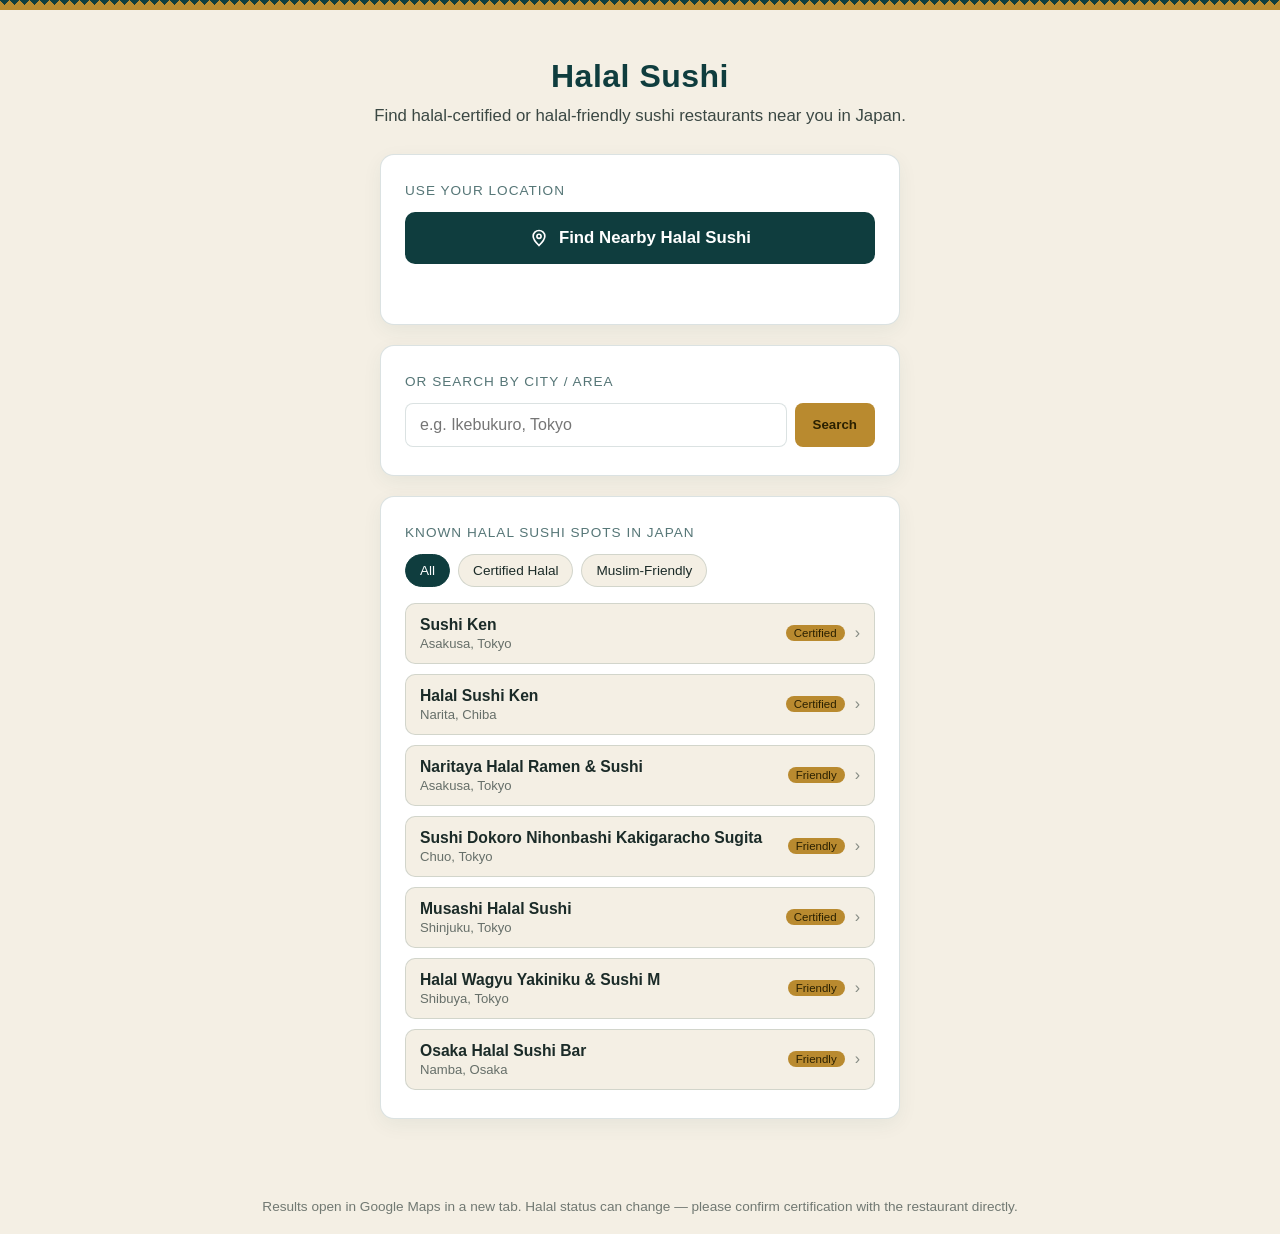
<file: Sushi/sushi.html>
<body>
    <!DOCTYPE html>
    <html lang="en">

    <head>
        <meta charset="UTF-8">
        <meta name="viewport" content="width=device-width, initial-scale=1.0">
        <title>Halal Sushi - Japan</title>
        <style>
            :root {
                --ink: #1b2b28;
                --paper: #f4efe4;
                --deep-green: #0f3d3e;
                --gold: #b98a2f;
                --line: rgba(15, 61, 62, 0.15);
                --card: #ffffff;
            }

            * {
                box-sizing: border-box;
            }

            body {
                margin: 0;
                font-family: 'Noto Sans', 'Segoe UI', sans-serif;
                background: var(--paper);
                color: var(--ink);
                min-height: 100vh;
                display: flex;
                flex-direction: column;
                align-items: center;
            }

            .pattern {
                width: 100%;
                height: 10px;
                background:
                    linear-gradient(135deg, var(--deep-green) 25%, transparent 25%) -5px 0,
                    linear-gradient(225deg, var(--deep-green) 25%, transparent 25%) -5px 0;
                background-size: 10px 10px;
                background-color: var(--gold);
            }

            header {
                text-align: center;
                padding: 48px 20px 24px;
                max-width: 640px;
            }

            header h1 {
                font-size: 2rem;
                margin: 0 0 8px;
                color: var(--deep-green);
                letter-spacing: 0.5px;
            }

            header p {
                margin: 0;
                font-size: 1.05rem;
                opacity: 0.85;
                line-height: 1.6;
            }

            main {
                width: 100%;
                max-width: 560px;
                padding: 0 20px 60px;
                display: flex;
                flex-direction: column;
                gap: 20px;
            }

            .card {
                background: var(--card);
                border: 1px solid var(--line);
                border-radius: 14px;
                padding: 28px 24px;
                text-align: center;
                box-shadow: 0 6px 20px rgba(15, 61, 62, 0.06);
            }

            .btn {
                display: inline-flex;
                align-items: center;
                justify-content: center;
                gap: 10px;
                width: 100%;
                padding: 16px 20px;
                font-size: 1.05rem;
                font-weight: 600;
                color: #fff;
                background: var(--deep-green);
                border: none;
                border-radius: 10px;
                cursor: pointer;
                transition: transform .15s ease, background .2s ease;
            }

            .btn:hover {
                background: #0c3132;
                transform: translateY(-1px);
            }

            .btn:active {
                transform: translateY(0);
            }

            .btn:focus-visible {
                outline: 3px solid var(--gold);
                outline-offset: 2px;
            }

            .btn svg {
                width: 20px;
                height: 20px;
                flex-shrink: 0;
            }

            .status {
                margin-top: 14px;
                font-size: 0.92rem;
                min-height: 1.2em;
                color: var(--deep-green);
            }

            .status.error {
                color: #a33;
            }

            .manual {
                display: flex;
                gap: 8px;
            }

            .manual input {
                flex: 1;
                padding: 12px 14px;
                border-radius: 8px;
                border: 1px solid var(--line);
                font-size: 1rem;
                font-family: inherit;
            }

            .manual input:focus-visible {
                outline: 2px solid var(--gold);
            }

            .manual button {
                padding: 12px 18px;
                border-radius: 8px;
                border: none;
                background: var(--gold);
                color: #2a2000;
                font-weight: 600;
                cursor: pointer;
            }

            .manual button:hover {
                filter: brightness(0.95);
            }

            .section-title {
                font-size: 0.85rem;
                text-transform: uppercase;
                letter-spacing: 1px;
                color: var(--deep-green);
                opacity: 0.7;
                margin: 0 0 14px;
                text-align: left;
            }

            .filter-row {
                display: flex;
                gap: 8px;
                flex-wrap: wrap;
                margin-bottom: 16px;
            }

            .chip {
                padding: 8px 14px;
                border-radius: 999px;
                border: 1px solid var(--line);
                background: var(--paper);
                font-size: 0.85rem;
                cursor: pointer;
                color: var(--ink);
            }

            .chip.active {
                background: var(--deep-green);
                color: #fff;
                border-color: var(--deep-green);
            }

            .place-list {
                display: flex;
                flex-direction: column;
                gap: 10px;
                text-align: left;
            }

            .place-item {
                display: flex;
                justify-content: space-between;
                align-items: center;
                padding: 12px 14px;
                border: 1px solid var(--line);
                border-radius: 10px;
                background: var(--paper);
                text-decoration: none;
                color: var(--ink);
                transition: background .15s ease, transform .15s ease;
            }

            .place-item:hover {
                background: #ece5d3;
                transform: translateX(2px);
            }

            .place-item .name {
                font-weight: 600;
                font-size: 0.98rem;
            }

            .place-item .region {
                font-size: 0.82rem;
                opacity: 0.65;
                display: block;
                margin-top: 2px;
            }

            .place-item .tag {
                font-size: 0.72rem;
                background: var(--gold);
                color: #2a2000;
                padding: 2px 8px;
                border-radius: 999px;
                margin-left: 8px;
                white-space: nowrap;
            }

            .place-item .arrow {
                opacity: 0.5;
                flex-shrink: 0;
                margin-left: 10px;
            }

            .place-item .right {
                display: flex;
                align-items: center;
            }

            footer {
                padding: 20px;
                font-size: 0.85rem;
                opacity: 0.6;
                text-align: center;
            }

            @media (prefers-reduced-motion: reduce) {

                .btn,
                .place-item {
                    transition: none;
                }
            }
        </style>
    </head>

    <body>

        <div class="pattern"></div>

        <header>
            <h1>Halal Sushi</h1>
            <p>Find halal-certified or halal-friendly sushi restaurants near you in Japan.</p>
        </header>

        <main>
            <div class="card">
                <p class="section-title">Use your location</p>
                <button class="btn" id="locateBtn">
                    <svg viewBox="0 0 24 24" fill="none" stroke="currentColor" stroke-width="2">
                        <path d="M12 21s-7-6.5-7-11a7 7 0 0 1 14 0c0 4.5-7 11-7 11z" />
                        <circle cx="12" cy="10" r="2.5" />
                    </svg>
                    Find Nearby Halal Sushi
                </button>
                <div class="status" id="status"></div>
            </div>

            <div class="card">
                <p class="section-title">Or search by city / area</p>
                <div class="manual">
                    <input type="text" id="placeInput" placeholder="e.g. Ikebukuro, Tokyo">
                    <button id="searchBtn">Search</button>
                </div>
            </div>

            <div class="card">
                <p class="section-title">Known halal sushi spots in Japan</p>
                <div class="filter-row" id="filterRow">
                    <button class="chip active" data-filter="all">All</button>
                    <button class="chip" data-filter="Certified">Certified Halal</button>
                    <button class="chip" data-filter="Friendly">Muslim-Friendly</button>
                </div>
                <div class="place-list" id="placeList"></div>
            </div>
        </main>

        <footer>Results open in Google Maps in a new tab. Halal status can change — please confirm certification with
            the restaurant directly.</footer>

        <script>
            const statusEl = document.getElementById('status');
            const locateBtn = document.getElementById('locateBtn');
            const placeInput = document.getElementById('placeInput');
            const searchBtn = document.getElementById('searchBtn');
            const placeListEl = document.getElementById('placeList');
            const filterRow = document.getElementById('filterRow');

            // A short starter list of known halal / muslim-friendly sushi spots in Japan.
            // "Certified" = holds a formal halal certification.
            // "Friendly" = advertises halal-friendly / no-alcohol / no-pork menu but not formally certified.
            // Update or extend this list as you verify more places.
            const knownPlaces = [
                { name: "Sushi Ken", region: "Asakusa, Tokyo", tag: "Certified" },
                { name: "Halal Sushi Ken", region: "Narita, Chiba", tag: "Certified" },
                { name: "Naritaya Halal Ramen & Sushi", region: "Asakusa, Tokyo", tag: "Friendly" },
                { name: "Sushi Dokoro Nihonbashi Kakigaracho Sugita", region: "Chuo, Tokyo", tag: "Friendly" },
                { name: "Musashi Halal Sushi", region: "Shinjuku, Tokyo", tag: "Certified" },
                { name: "Halal Wagyu Yakiniku & Sushi M", region: "Shibuya, Tokyo", tag: "Friendly" },
                { name: "Osaka Halal Sushi Bar", region: "Namba, Osaka", tag: "Friendly" }
            ];

            function mapsSearchUrl(query) {
                return 'https://www.google.com/maps/search/' + encodeURIComponent(query);
            }

            function renderPlaceList(filter) {
                placeListEl.innerHTML = '';
                const filtered = filter === 'all' ? knownPlaces : knownPlaces.filter(p => p.tag === filter);
                if (filtered.length === 0) {
                    placeListEl.innerHTML = '<p style="opacity:0.6;font-size:0.9rem;">No entries in this category yet.</p>';
                    return;
                }
                filtered.forEach(p => {
                    const a = document.createElement('a');
                    a.className = 'place-item';
                    a.href = mapsSearchUrl(p.name + ' ' + p.region);
                    a.target = '_blank';
                    a.rel = 'noopener';
                    a.innerHTML = `
        <span>
          <span class="name">${p.name}</span>
          <span class="region">${p.region}</span>
        </span>
        <span class="right">
          <span class="tag">${p.tag}</span>
          <span class="arrow">&#8250;</span>
        </span>
      `;
                    placeListEl.appendChild(a);
                });
            }
            renderPlaceList('all');

            filterRow.addEventListener('click', (e) => {
                const btn = e.target.closest('.chip');
                if (!btn) return;
                filterRow.querySelectorAll('.chip').forEach(c => c.classList.remove('active'));
                btn.classList.add('active');
                renderPlaceList(btn.dataset.filter);
            });

            locateBtn.addEventListener('click', () => {
                if (!navigator.geolocation) {
                    statusEl.textContent = 'Sorry, your browser does not support location.';
                    statusEl.classList.add('error');
                    return;
                }

                statusEl.classList.remove('error');
                statusEl.textContent = 'Finding your location...';

                navigator.geolocation.getCurrentPosition(
                    (pos) => {
                        const { latitude, longitude } = pos.coords;
                        statusEl.textContent = 'Location found, opening map...';
                        const url = `https://www.google.com/maps/search/halal+sushi/@${latitude},${longitude},13z`;
                        window.open(url, '_blank');
                        statusEl.textContent = 'Nearby halal sushi spots are shown on the map.';
                    },
                    (err) => {
                        statusEl.classList.add('error');
                        if (err.code === err.PERMISSION_DENIED) {
                            statusEl.textContent = 'Location permission denied. Allow it in your browser settings, or search by city below.';
                        } else {
                            statusEl.textContent = 'Could not get your location. Try searching by city below.';
                        }
                    }
                );
            });

            function searchByPlace() {
                const place = placeInput.value.trim();
                if (!place) {
                    placeInput.focus();
                    return;
                }
                window.open(mapsSearchUrl('halal sushi near ' + place + ', Japan'), '_blank');
            }

            searchBtn.addEventListener('click', searchByPlace);
            placeInput.addEventListener('keydown', (e) => {
                if (e.key === 'Enter') searchByPlace();
            });
        </script>

    </body>

    </html>
</file>
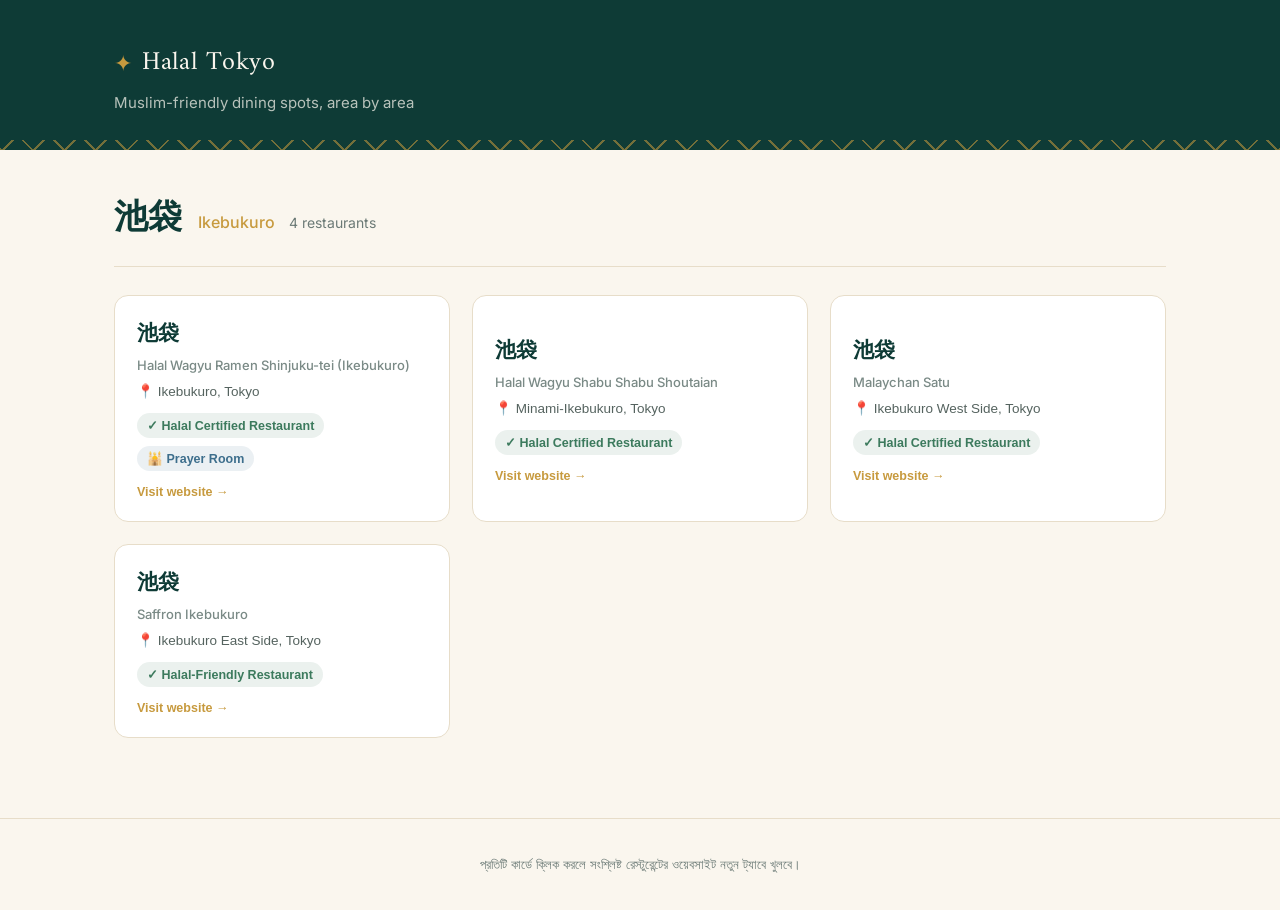
<file: 池袋/restaurant.html>
<!DOCTYPE html>
<html lang="bn">
<head>
<meta charset="UTF-8">
<meta name="viewport" content="width=device-width, initial-scale=1.0">
<title>Halal Tokyo — Ikebukuro Restaurant Guide</title>
<link rel="preconnect" href="https://fonts.googleapis.com">
<link href="https://fonts.googleapis.com/css2?family=Amiri:wght@400;700&family=Inter:wght@400;500;600;700&display=swap" rel="stylesheet">
<link rel="stylesheet" href="./CSS/style.css">
</head>
<body>

  <header class="site-header">
    <div class="header-inner">
      <div class="brand">
        <span class="brand-mark">✦</span>
        <span class="brand-name">Halal Tokyo</span>
      </div>
      <p class="header-tagline">Muslim-friendly dining spots, area by area</p>
    </div>
    <div class="pattern-strip" aria-hidden="true"></div>
  </header>

  <main>
    <section class="area-section">
      <div class="area-heading">
        <h1>池袋 <span class="area-en">Ikebukuro</span></h1>
        <p class="area-count" id="areaCount">— restaurants</p>
      </div>

      <div class="card-grid" id="cardGrid">
        <!-- Cards are generated by script.js from the restaurants array -->
      </div>
    </section>
  </main>

  <footer class="site-footer">
    <p>প্রতিটি কার্ডে ক্লিক করলে সংশ্লিষ্ট রেস্টুরেন্টের ওয়েবসাইট নতুন ট্যাবে খুলবে।</p>
  </footer>

  <script src="./js/res.js"></script>
</body>
</html>
</file>
<file: Home1/css/style.css>
.home{
    text-align:center;
    padding:80px 20px;
}

.home h1{
    font-size:40px;
    margin-bottom:20px;
}

.home p{
    font-size:18px;
    margin-bottom:10px;
}

.search-box{
    margin-top:30px;
}

.search-box input{
    width:350px;
    padding:12px;
    border:1px solid #ccc;
    border-radius:8px;
}

.search-box button{
    padding:12px 20px;
    border:none;
    background:#198754;
    color:white;
    border-radius:8px;
    cursor:pointer;
}

.categories{
    padding:60px 20px;
    text-align:center;
}

.category-container{
    display:flex;
    flex-wrap:wrap;
    justify-content:center;
    gap:20px;
}

.card{
    width:250px;
    padding:20px;
    border-radius:10px;
    box-shadow:0 2px 10px rgba(0,0,0,0.1);
}

.cities{
    text-align:center;
    padding:50px;
}

.city-list{
    display:flex;
    justify-content:center;
    gap:20px;
    flex-wrap:wrap;
}

.city-list span{
    background:#f1f1f1;
    padding:10px 20px;
    border-radius:20px;
}
</file>
<file: 池袋/CSS/style.css>
:root {
  --ink: #16302c;
  --teal-deep: #0e3b36;
  --sand: #faf6ee;
  --sand-line: #e7ddc9;
  --gold: #c79a3e;
  --halal-green: #3c7a5d;
  --prayer-blue: #3d6e8c;
  --card-bg: #ffffff;
  --radius: 14px;
  --font-display: "Amiri", serif;
  --font-body: "Inter", system-ui, sans-serif;
}

* { box-sizing: border-box; }

body {
  margin: 0;
  background: var(--sand);
  color: var(--ink);
  font-family: var(--font-body);
  -webkit-font-smoothing: antialiased;
}

/* ---------- header ---------- */

.site-header {
  background: var(--teal-deep);
  color: var(--sand);
}

.header-inner {
  max-width: 1100px;
  margin: 0 auto;
  padding: 40px 24px 28px;
}

.brand {
  display: flex;
  align-items: center;
  gap: 10px;
}

.brand-mark {
  color: var(--gold);
  font-size: 22px;
}

.brand-name {
  font-family: var(--font-display);
  font-size: 26px;
  letter-spacing: 0.02em;
}

.header-tagline {
  margin: 8px 0 0;
  color: rgba(250, 246, 238, 0.72);
  font-size: 15px;
}

/* subtle 8-point star geometric strip — the signature element */
.pattern-strip {
  height: 10px;
  background-image: repeating-linear-gradient(
      45deg,
      var(--gold) 0 2px,
      transparent 2px 22px
    ),
    repeating-linear-gradient(
      -45deg,
      var(--gold) 0 2px,
      transparent 2px 22px
    );
  opacity: 0.55;
}

/* ---------- layout ---------- */

main {
  max-width: 1100px;
  margin: 0 auto;
  padding: 40px 24px 80px;
}

.area-heading {
  display: flex;
  align-items: baseline;
  gap: 14px;
  border-bottom: 1px solid var(--sand-line);
  padding-bottom: 16px;
  margin-bottom: 28px;
}

.area-heading h1 {
  font-family: var(--font-display);
  font-size: 34px;
  margin: 0;
  color: var(--teal-deep);
}

.area-en {
  font-family: var(--font-body);
  font-weight: 500;
  font-size: 16px;
  color: var(--gold);
  margin-left: 6px;
}

.area-count {
  margin: 0;
  font-size: 14px;
  color: #6b7a76;
}

.card-grid {
  display: grid;
  grid-template-columns: repeat(auto-fill, minmax(280px, 1fr));
  gap: 22px;
}

/* ---------- restaurant card ---------- */

.restaurant-card {
  background: var(--card-bg);
  border: 1px solid var(--sand-line);
  border-radius: var(--radius);
  overflow: hidden;
  cursor: pointer;
  text-align: left;
  padding: 0;
  display: block;
  width: 100%;
  transition: transform 0.18s ease, box-shadow 0.18s ease, border-color 0.18s ease;
  position: relative;
}

.restaurant-card:hover,
.restaurant-card:focus-visible {
  transform: translateY(-4px);
  box-shadow: 0 14px 28px rgba(14, 59, 54, 0.14);
  border-color: var(--gold);
}

.restaurant-card:focus-visible {
  outline: 2px solid var(--gold);
  outline-offset: 2px;
}

/* gold corner mark, echoes the header pattern on hover */
.restaurant-card::after {
  content: "";
  position: absolute;
  top: 0;
  right: 0;
  width: 26px;
  height: 26px;
  background: linear-gradient(135deg, transparent 50%, var(--gold) 50%);
  opacity: 0;
  transition: opacity 0.18s ease;
}

.restaurant-card:hover::after,
.restaurant-card:focus-visible::after {
  opacity: 0.9;
}

.card-content {
  padding: 20px 22px 22px;
}

.card-content h3 {
  font-family: var(--font-display);
  font-size: 21px;
  margin: 0 0 4px;
  color: var(--teal-deep);
}

.card-content .name-en {
  display: block;
  font-family: var(--font-body);
  font-size: 13px;
  font-weight: 500;
  color: #7a8a86;
  margin-bottom: 10px;
}

.location {
  font-size: 13.5px;
  color: #55635f;
  margin-bottom: 14px;
}

.tags {
  display: flex;
  flex-wrap: wrap;
  gap: 8px;
}

.tag {
  display: inline-flex;
  align-items: center;
  gap: 5px;
  font-size: 12.5px;
  font-weight: 600;
  padding: 5px 10px;
  border-radius: 999px;
  white-space: nowrap;
}

.tag.halal {
  background: rgba(60, 122, 93, 0.1);
  color: var(--halal-green);
}

.tag.prayer {
  background: rgba(61, 110, 140, 0.1);
  color: var(--prayer-blue);
}

.visit-hint {
  margin-top: 14px;
  font-size: 12.5px;
  font-weight: 600;
  color: var(--gold);
  display: flex;
  align-items: center;
  gap: 6px;
}

/* ---------- footer ---------- */

.site-footer {
  text-align: center;
  padding: 24px;
  font-size: 13px;
  color: #6b7a76;
  border-top: 1px solid var(--sand-line);
}

/* ---------- responsive ---------- */

@media (max-width: 480px) {
  .header-inner { padding: 30px 18px 22px; }
  main { padding: 30px 16px 60px; }
  .area-heading h1 { font-size: 28px; }
}

@media (prefers-reduced-motion: reduce) {
  .restaurant-card {
    transition: none;
  }
}
</file>
